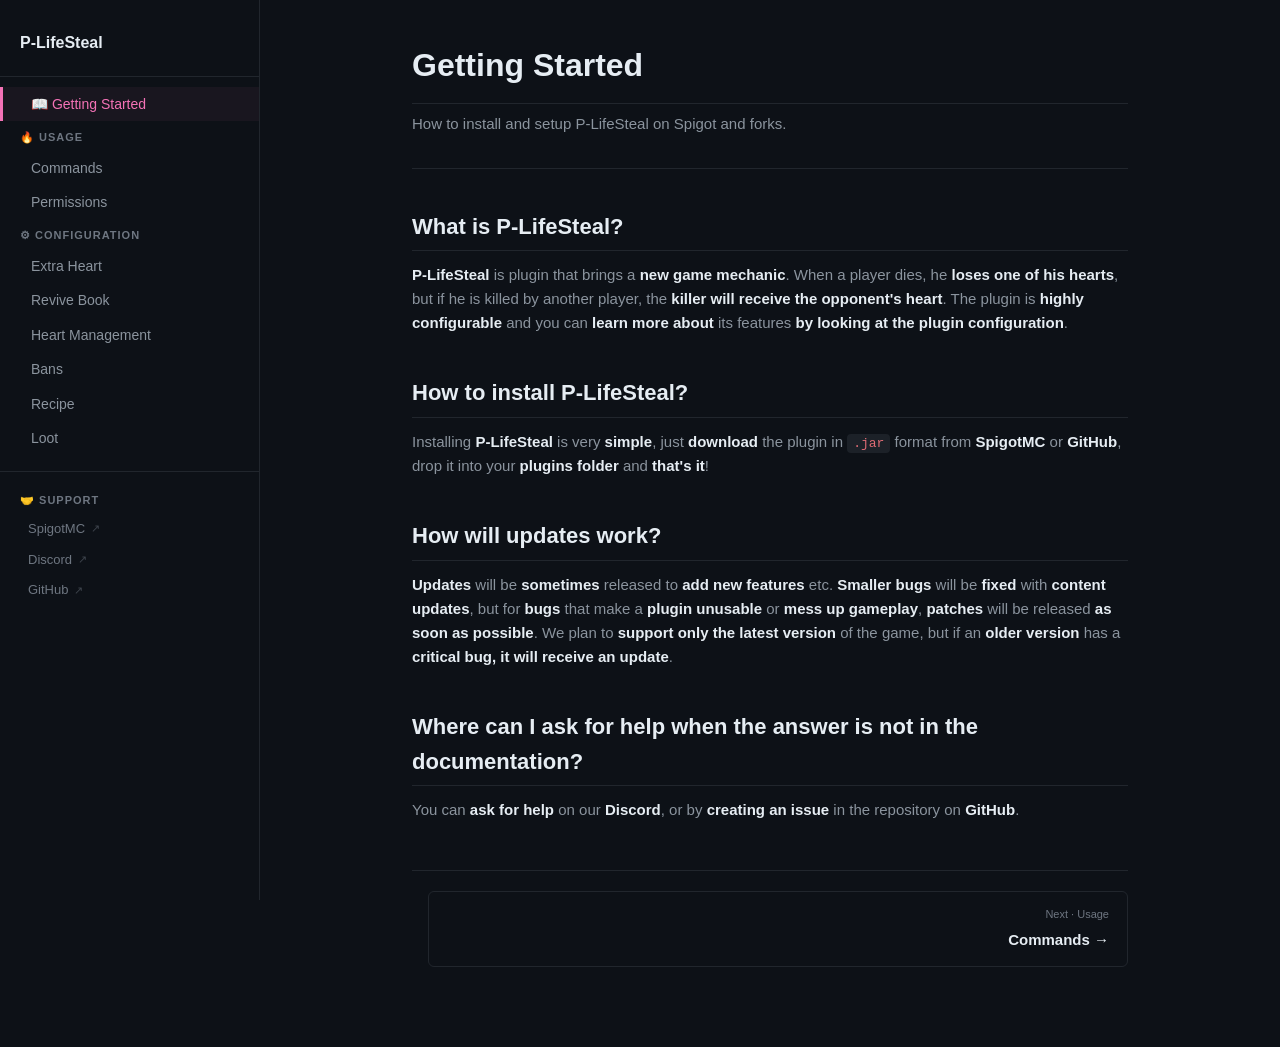
<file: index.html>
<!DOCTYPE html>
<html lang="en">

<head>
  <meta charset="UTF-8">
  <meta name="viewport" content="width=device-width, initial-scale=1.0">
  <title>Getting Started - P-LifeSteal</title>
  <meta name="description" content="How to install and setup P-LifeSteal on Spigot and forks.">
  <link rel="stylesheet" href="style.css">
</head>

<body>
  <button class="menu-toggle">☰</button>
  <aside class="sidebar">
    <div class="sidebar-header">
      <h2>P-LifeSteal</h2>
    </div>
    <nav>
      <a href="index.html">📖 Getting Started</a>
      <div class="sidebar-section">🔥 Usage</div>
      <a href="commands.html">Commands</a>
      <a href="permissions.html">Permissions</a>
      <div class="sidebar-section">⚙ Configuration</div>
      <a href="extra-heart.html">Extra Heart</a>
      <a href="revive-book.html">Revive Book</a>
      <a href="heart-management.html">Heart Management</a>
      <a href="bans.html">Bans</a>
      <a href="recipe.html">Recipe</a>
      <a href="loot.html">Loot</a>
    </nav>
    <div class="sidebar-footer">
      <div class="sidebar-section">🤝 Support</div>
      <a href="https://www.spigotmc.org/resources/%E2%9A%A1-p-lifesteal-1-18-1-21-support-updated.119468/"
        target="_blank">SpigotMC <span class="ext">↗</span></a>
      <a href="https://discord.gg/8sjwaQTHGC" target="_blank">Discord <span class="ext">↗</span></a>
      <a href="https://github.com/Head-BOB/P-LifeSteal" target="_blank">GitHub <span class="ext">↗</span></a>
    </div>
  </aside>

  <div class="main">
    <div class="content">
      <h1>Getting Started</h1>
      <p class="subtitle">How to install and setup P-LifeSteal on Spigot and forks.</p>
      <hr>

      <h2>What is P-LifeSteal?</h2>
      <p><strong>P-LifeSteal</strong> is plugin that brings a <strong>new game mechanic</strong>. When a player dies, he
        <strong>loses one of his hearts</strong>, but if he is killed by another player, the <strong>killer will receive
          the opponent's heart</strong>. The plugin is <strong>highly configurable</strong> and you can <strong>learn
          more about</strong> its features <strong>by looking at the plugin configuration</strong>.</p>

      <h2>How to install P-LifeSteal?</h2>
      <p>Installing <strong>P-LifeSteal</strong> is very <strong>simple</strong>, just <strong>download</strong> the
        plugin in <code>.jar</code> format from <a href="https://www.spigotmc.org/resources/p-lifesteal.101967"
          target="_blank"><strong>SpigotMC</strong></a> or <a href="https://github.com/Head-BOB/P-LifeSteal/releases"
          target="_blank"><strong>GitHub</strong></a>, drop it into your <strong>plugins folder</strong> and
        <strong>that's it</strong>!</p>

      <h2>How will updates work?</h2>
      <p><strong>Updates</strong> will be <strong>sometimes</strong> released to <strong>add new features</strong> etc.
        <strong>Smaller bugs</strong> will be <strong>fixed</strong> with <strong>content updates</strong>, but for
        <strong>bugs</strong> that make a <strong>plugin unusable</strong> or <strong>mess up gameplay</strong>,
        <strong>patches</strong> will be released <strong>as soon as possible</strong>. We plan to <strong>support only
          the latest version</strong> of the game, but if an <strong>older version</strong> has a <strong>critical bug,
          it will receive an update</strong>.</p>

      <h2>Where can I ask for help when the answer is not in the documentation?</h2>
      <p>You can <strong>ask for help</strong> on our <a href="https://discord.gg/8sjwaQTHGC"
          target="_blank"><strong>Discord</strong></a>, or by <strong>creating an issue</strong> in the repository on <a
          href="https://github.com/Head-BOB/P-LifeSteal" target="_blank"><strong>GitHub</strong></a>.</p>

      <div class="page-nav">
        <span></span>
        <a href="commands.html" class="next">
          <span class="label">Next · Usage</span>
          <span class="title">Commands →</span>
        </a>
      </div>
    </div>
  </div>
  <script src="script.js"></script>
</body>

</html>
</file>
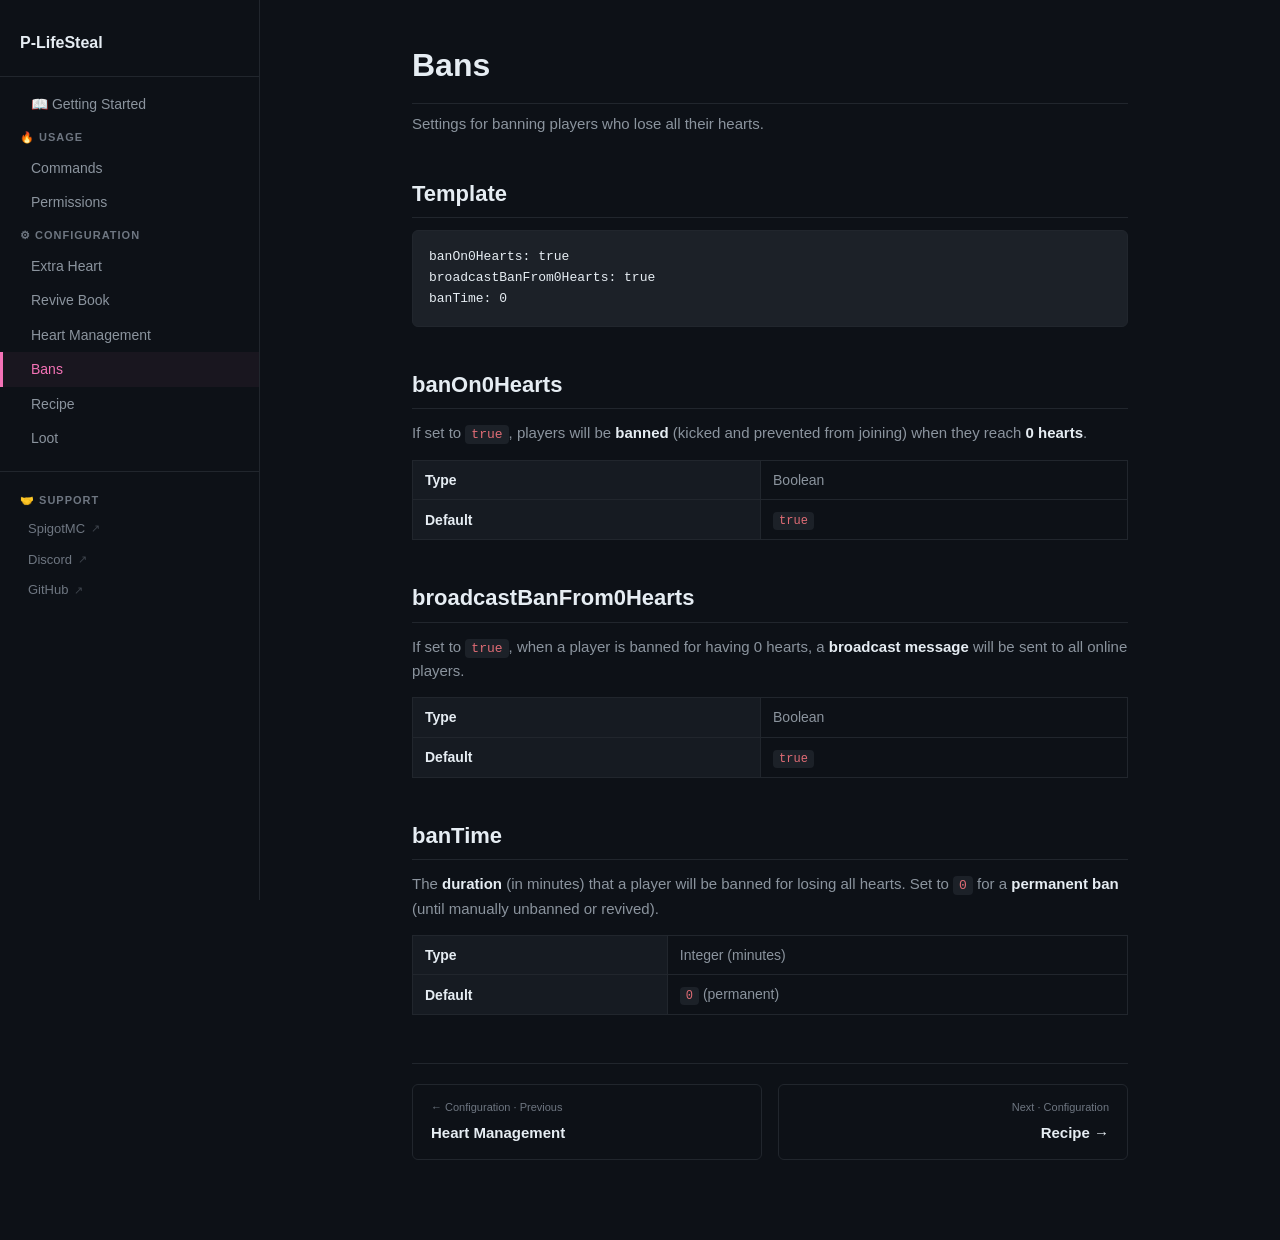
<file: bans.html>
<!DOCTYPE html>
<html lang="en">

<head>
    <meta charset="UTF-8">
    <meta name="viewport" content="width=device-width, initial-scale=1.0">
    <title>Bans - P-LifeSteal</title>
    <meta name="description" content="Configure ban settings for players with no hearts in P-LifeSteal.">
    <link rel="stylesheet" href="style.css">
</head>

<body>
    <button class="menu-toggle">☰</button>
    <aside class="sidebar">
        <div class="sidebar-header">
            <h2>P-LifeSteal</h2>
        </div>
        <nav>
            <a href="index.html">📖 Getting Started</a>
            <div class="sidebar-section">🔥 Usage</div>
            <a href="commands.html">Commands</a>
            <a href="permissions.html">Permissions</a>
            <div class="sidebar-section">⚙ Configuration</div>
            <a href="extra-heart.html">Extra Heart</a>
            <a href="revive-book.html">Revive Book</a>
            <a href="heart-management.html">Heart Management</a>
            <a href="bans.html">Bans</a>
            <a href="recipe.html">Recipe</a>
            <a href="loot.html">Loot</a>
        </nav>
        <div class="sidebar-footer">
            <div class="sidebar-section">🤝 Support</div>
            <a href="https://www.spigotmc.org/resources/p-lifesteal.101967/" target="_blank">SpigotMC <span
                    class="ext">↗</span></a>
            <a href="https://discord.gg/8sjwaQTHGC" target="_blank">Discord <span class="ext">↗</span></a>
            <a href="https://github.com/Head-BOB/P-LifeSteal" target="_blank">GitHub <span class="ext">↗</span></a>
        </div>
    </aside>

    <div class="main">
        <div class="content">
            <h1>Bans</h1>
            <p class="subtitle">Settings for banning players who lose all their hearts.</p>

            <h2>Template</h2>
            <pre><code>banOn0Hearts: true
broadcastBanFrom0Hearts: true
banTime: 0</code></pre>

            <h2>banOn0Hearts</h2>
            <p>If set to <code>true</code>, players will be <strong>banned</strong> (kicked and prevented from joining)
                when they reach <strong>0 hearts</strong>.</p>
            <table class="config-table">
                <tr>
                    <th>Type</th>
                    <td>Boolean</td>
                </tr>
                <tr>
                    <th>Default</th>
                    <td><code>true</code></td>
                </tr>
            </table>

            <h2>broadcastBanFrom0Hearts</h2>
            <p>If set to <code>true</code>, when a player is banned for having 0 hearts, a <strong>broadcast
                    message</strong> will be sent to all online players.</p>
            <table class="config-table">
                <tr>
                    <th>Type</th>
                    <td>Boolean</td>
                </tr>
                <tr>
                    <th>Default</th>
                    <td><code>true</code></td>
                </tr>
            </table>

            <h2>banTime</h2>
            <p>The <strong>duration</strong> (in minutes) that a player will be banned for losing all hearts. Set to
                <code>0</code> for a <strong>permanent ban</strong> (until manually unbanned or revived).</p>
            <table class="config-table">
                <tr>
                    <th>Type</th>
                    <td>Integer (minutes)</td>
                </tr>
                <tr>
                    <th>Default</th>
                    <td><code>0</code> (permanent)</td>
                </tr>
            </table>

            <div class="page-nav">
                <a href="heart-management.html">
                    <span class="label">← Configuration · Previous</span>
                    <span class="title">Heart Management</span>
                </a>
                <a href="recipe.html" class="next">
                    <span class="label">Next · Configuration</span>
                    <span class="title">Recipe →</span>
                </a>
            </div>
        </div>
    </div>
    <script src="script.js"></script>
</body>

</html>
</file>
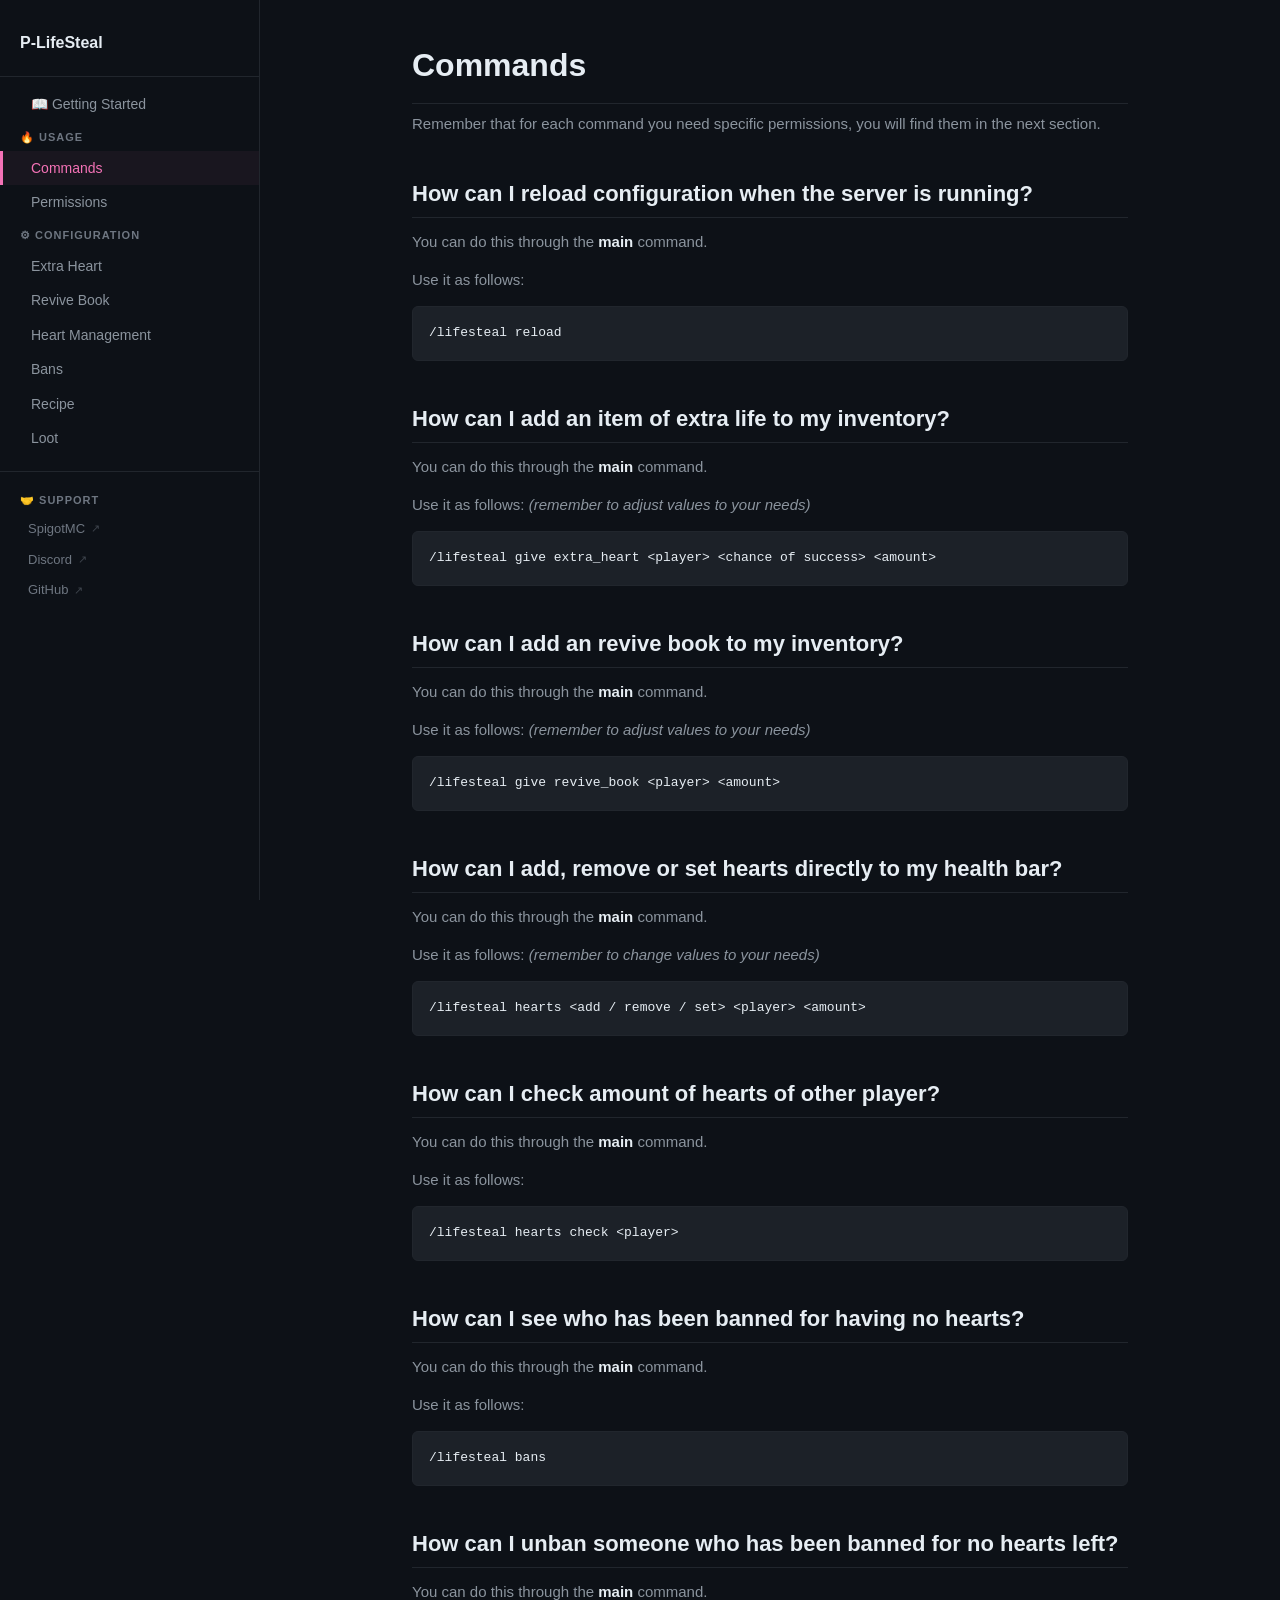
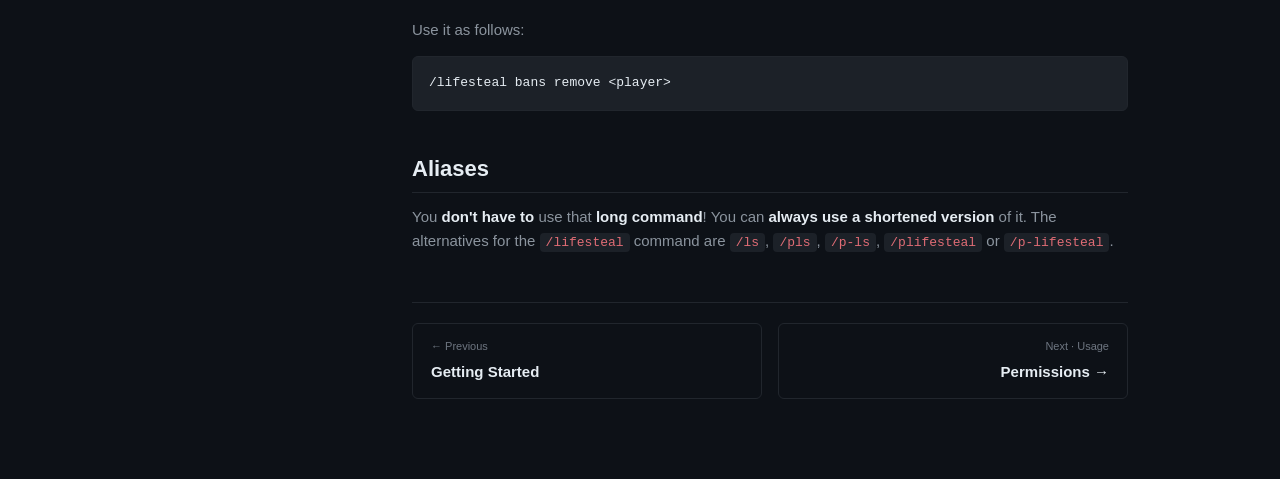
<file: commands.html>
<!DOCTYPE html>
<html lang="en">

<head>
    <meta charset="UTF-8">
    <meta name="viewport" content="width=device-width, initial-scale=1.0">
    <title>Commands - P-LifeSteal</title>
    <meta name="description" content="All P-LifeSteal commands and their usage.">
    <link rel="stylesheet" href="style.css">
</head>

<body>
    <button class="menu-toggle">☰</button>
    <aside class="sidebar">
        <div class="sidebar-header">
            <h2>P-LifeSteal</h2>
        </div>
        <nav>
            <a href="index.html">📖 Getting Started</a>
            <div class="sidebar-section">🔥 Usage</div>
            <a href="commands.html">Commands</a>
            <a href="permissions.html">Permissions</a>
            <div class="sidebar-section">⚙ Configuration</div>
            <a href="extra-heart.html">Extra Heart</a>
            <a href="revive-book.html">Revive Book</a>
            <a href="heart-management.html">Heart Management</a>
            <a href="bans.html">Bans</a>
            <a href="recipe.html">Recipe</a>
            <a href="loot.html">Loot</a>
        </nav>
        <div class="sidebar-footer">
            <div class="sidebar-section">🤝 Support</div>
            <a href="https://www.spigotmc.org/resources/p-lifesteal.101967/" target="_blank">SpigotMC <span
                    class="ext">↗</span></a>
            <a href="https://discord.gg/8sjwaQTHGC" target="_blank">Discord <span class="ext">↗</span></a>
            <a href="https://github.com/Head-BOB/P-LifeSteal" target="_blank">GitHub <span class="ext">↗</span></a>
        </div>
    </aside>

    <div class="main">
        <div class="content">
            <h1>Commands</h1>
            <p class="subtitle">Remember that for each command you need specific permissions, you will find them in the
                next section.</p>

            <h2>How can I reload configuration when the server is running?</h2>
            <p>You can do this through the <strong>main</strong> command.</p>
            <p>Use it as follows:</p>
            <pre><code>/lifesteal reload</code></pre>

            <h2>How can I add an item of extra life to my inventory?</h2>
            <p>You can do this through the <strong>main</strong> command.</p>
            <p>Use it as follows: <em>(remember to adjust values to your needs)</em></p>
            <pre><code>/lifesteal give extra_heart &lt;player&gt; &lt;chance of success&gt; &lt;amount&gt;</code></pre>

            <h2>How can I add an revive book to my inventory?</h2>
            <p>You can do this through the <strong>main</strong> command.</p>
            <p>Use it as follows: <em>(remember to adjust values to your needs)</em></p>
            <pre><code>/lifesteal give revive_book &lt;player&gt; &lt;amount&gt;</code></pre>

            <h2>How can I add, remove or set hearts directly to my health bar?</h2>
            <p>You can do this through the <strong>main</strong> command.</p>
            <p>Use it as follows: <em>(remember to change values to your needs)</em></p>
            <pre><code>/lifesteal hearts &lt;add / remove / set&gt; &lt;player&gt; &lt;amount&gt;</code></pre>

            <h2>How can I check amount of hearts of other player?</h2>
            <p>You can do this through the <strong>main</strong> command.</p>
            <p>Use it as follows:</p>
            <pre><code>/lifesteal hearts check &lt;player&gt;</code></pre>

            <h2>How can I see who has been banned for having no hearts?</h2>
            <p>You can do this through the <strong>main</strong> command.</p>
            <p>Use it as follows:</p>
            <pre><code>/lifesteal bans</code></pre>

            <h2>How can I unban someone who has been banned for no hearts left?</h2>
            <p>You can do this through the <strong>main</strong> command.</p>
            <p>Use it as follows:</p>
            <pre><code>/lifesteal bans remove &lt;player&gt;</code></pre>

            <h2>Aliases</h2>
            <p>You <strong>don't have to</strong> use that <strong>long command</strong>! You can <strong>always use a
                    shortened version</strong> of it. The alternatives for the <code>/lifesteal</code> command are
                <code>/ls</code>, <code>/pls</code>, <code>/p-ls</code>, <code>/plifesteal</code> or
                <code>/p-lifesteal</code>.</p>

            <div class="page-nav">
                <a href="index.html">
                    <span class="label">← Previous</span>
                    <span class="title">Getting Started</span>
                </a>
                <a href="permissions.html" class="next">
                    <span class="label">Next · Usage</span>
                    <span class="title">Permissions →</span>
                </a>
            </div>
        </div>
    </div>
    <script src="script.js"></script>
</body>

</html>
</file>
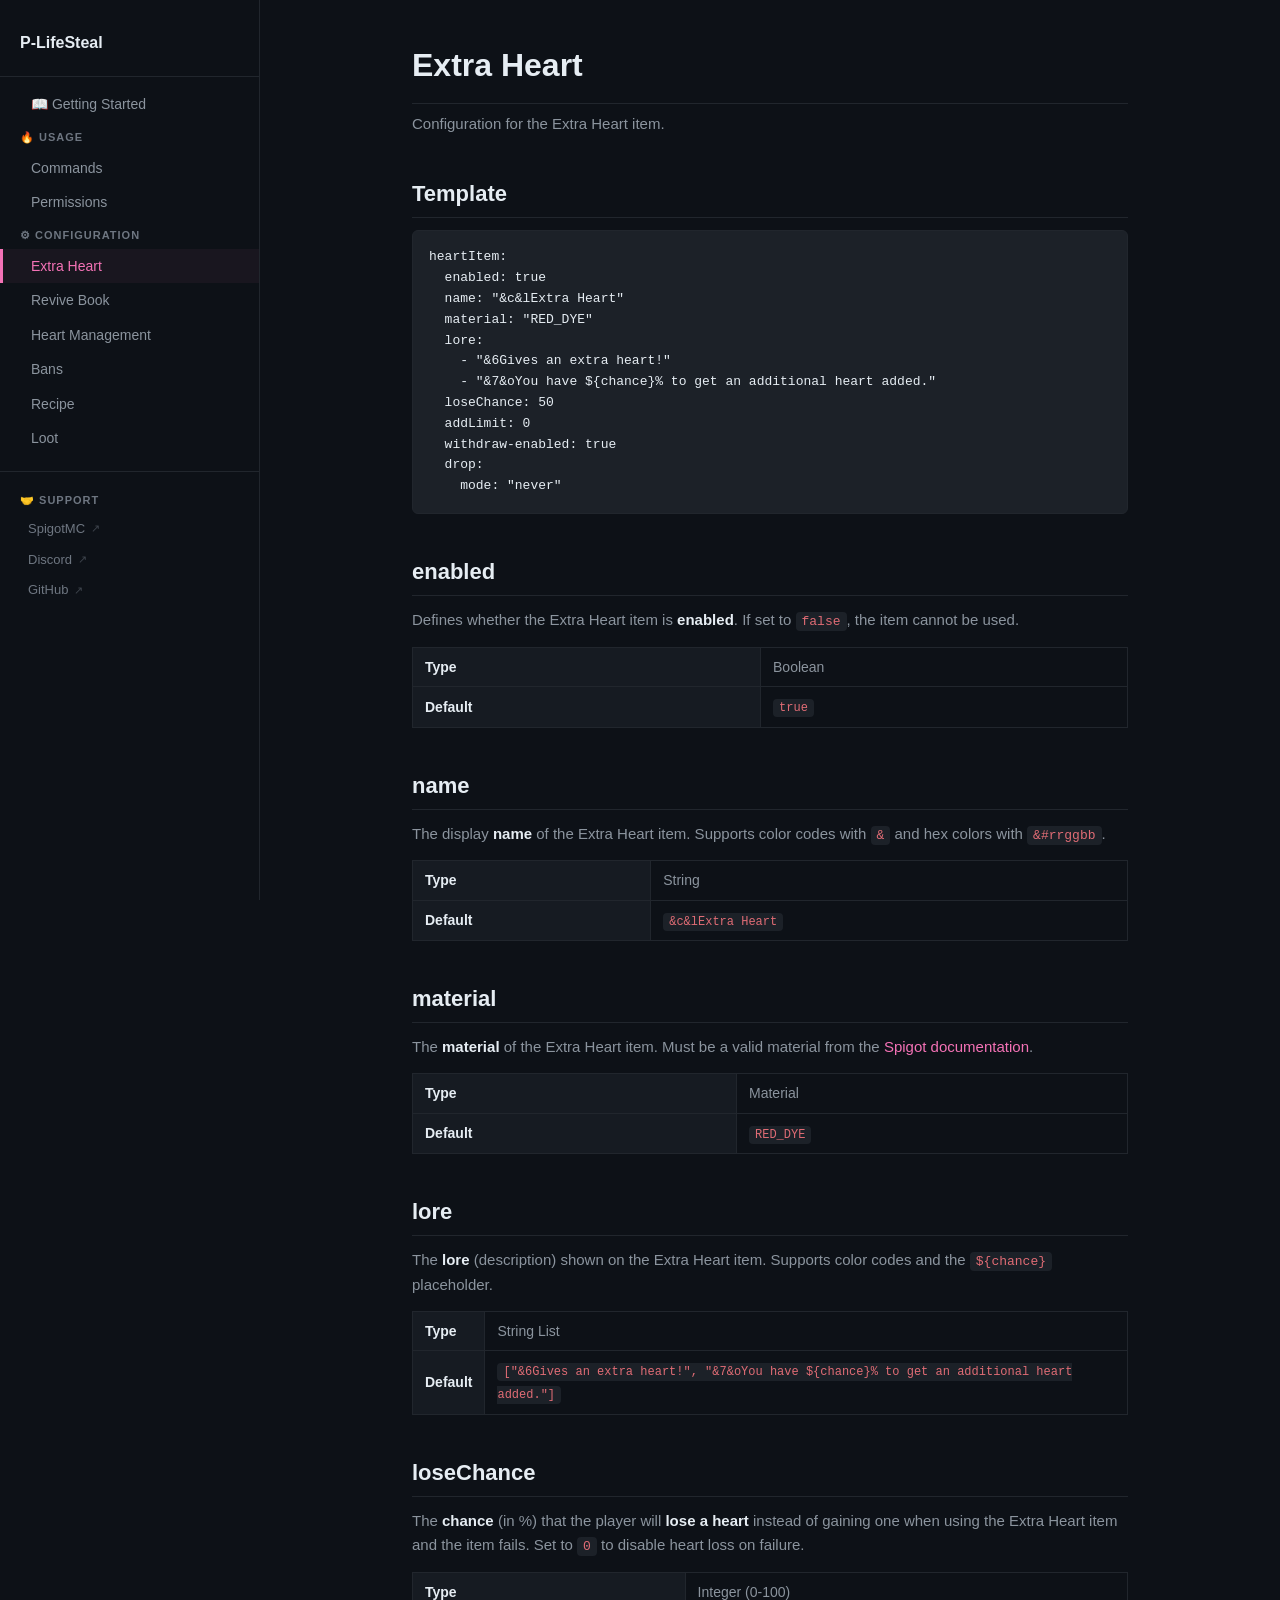
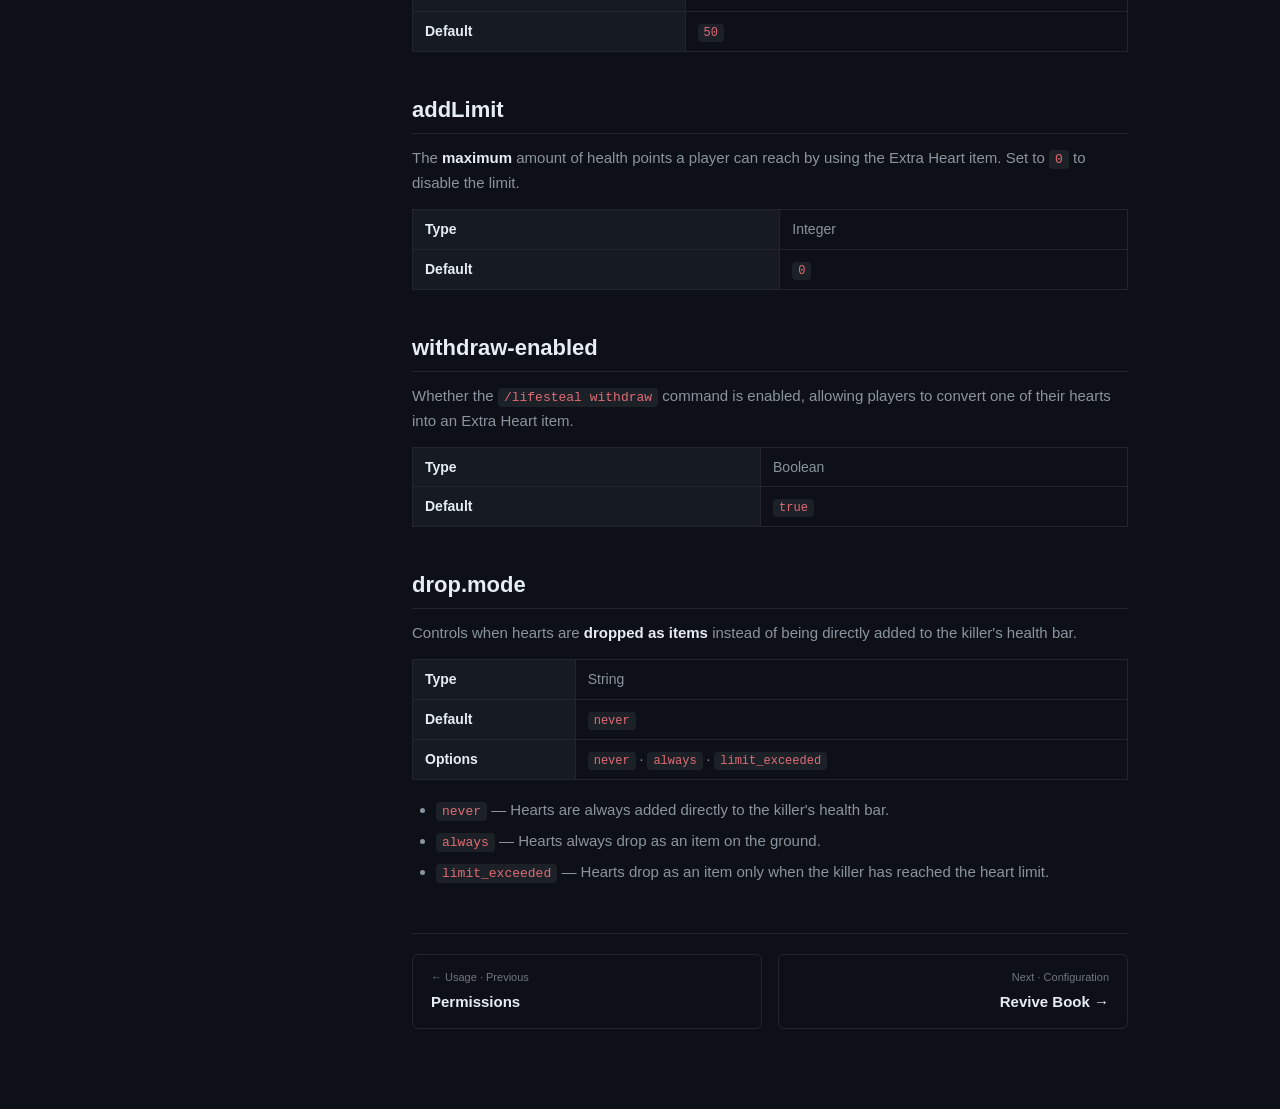
<file: extra-heart.html>
<!DOCTYPE html>
<html lang="en">

<head>
    <meta charset="UTF-8">
    <meta name="viewport" content="width=device-width, initial-scale=1.0">
    <title>Extra Heart - P-LifeSteal</title>
    <meta name="description" content="Configure the Extra Heart item in P-LifeSteal.">
    <link rel="stylesheet" href="style.css">
</head>

<body>
    <button class="menu-toggle">☰</button>
    <aside class="sidebar">
        <div class="sidebar-header">
            <h2>P-LifeSteal</h2>
        </div>
        <nav>
            <a href="index.html">📖 Getting Started</a>
            <div class="sidebar-section">🔥 Usage</div>
            <a href="commands.html">Commands</a>
            <a href="permissions.html">Permissions</a>
            <div class="sidebar-section">⚙ Configuration</div>
            <a href="extra-heart.html">Extra Heart</a>
            <a href="revive-book.html">Revive Book</a>
            <a href="heart-management.html">Heart Management</a>
            <a href="bans.html">Bans</a>
            <a href="recipe.html">Recipe</a>
            <a href="loot.html">Loot</a>
        </nav>
        <div class="sidebar-footer">
            <div class="sidebar-section">🤝 Support</div>
            <a href="https://www.spigotmc.org/resources/p-lifesteal.101967/" target="_blank">SpigotMC <span
                    class="ext">↗</span></a>
            <a href="https://discord.gg/8sjwaQTHGC" target="_blank">Discord <span class="ext">↗</span></a>
            <a href="https://github.com/Head-BOB/P-LifeSteal" target="_blank">GitHub <span class="ext">↗</span></a>
        </div>
    </aside>

    <div class="main">
        <div class="content">
            <h1>Extra Heart</h1>
            <p class="subtitle">Configuration for the Extra Heart item.</p>

            <h2>Template</h2>
            <pre><code>heartItem:
  enabled: true
  name: "&c&lExtra Heart"
  material: "RED_DYE"
  lore:
    - "&6Gives an extra heart!"
    - "&7&oYou have ${chance}% to get an additional heart added."
  loseChance: 50
  addLimit: 0
  withdraw-enabled: true
  drop:
    mode: "never"</code></pre>

            <h2>enabled</h2>
            <p>Defines whether the Extra Heart item is <strong>enabled</strong>. If set to <code>false</code>, the item
                cannot be used.</p>
            <table class="config-table">
                <tr>
                    <th>Type</th>
                    <td>Boolean</td>
                </tr>
                <tr>
                    <th>Default</th>
                    <td><code>true</code></td>
                </tr>
            </table>

            <h2>name</h2>
            <p>The display <strong>name</strong> of the Extra Heart item. Supports color codes with <code>&</code> and
                hex colors with <code>&#rrggbb</code>.</p>
            <table class="config-table">
                <tr>
                    <th>Type</th>
                    <td>String</td>
                </tr>
                <tr>
                    <th>Default</th>
                    <td><code>&c&lExtra Heart</code></td>
                </tr>
            </table>

            <h2>material</h2>
            <p>The <strong>material</strong> of the Extra Heart item. Must be a valid material from the <a
                    href="https://hub.spigotmc.org/javadocs/spigot/org/bukkit/Material.html" target="_blank">Spigot
                    documentation</a>.</p>
            <table class="config-table">
                <tr>
                    <th>Type</th>
                    <td>Material</td>
                </tr>
                <tr>
                    <th>Default</th>
                    <td><code>RED_DYE</code></td>
                </tr>
            </table>

            <h2>lore</h2>
            <p>The <strong>lore</strong> (description) shown on the Extra Heart item. Supports color codes and the
                <code>${chance}</code> placeholder.</p>
            <table class="config-table">
                <tr>
                    <th>Type</th>
                    <td>String List</td>
                </tr>
                <tr>
                    <th>Default</th>
                    <td><code>["&6Gives an extra heart!", "&7&oYou have ${chance}% to get an additional heart added."]</code>
                    </td>
                </tr>
            </table>

            <h2>loseChance</h2>
            <p>The <strong>chance</strong> (in %) that the player will <strong>lose a heart</strong> instead of gaining
                one when using the Extra Heart item and the item fails. Set to <code>0</code> to disable heart loss on
                failure.</p>
            <table class="config-table">
                <tr>
                    <th>Type</th>
                    <td>Integer (0-100)</td>
                </tr>
                <tr>
                    <th>Default</th>
                    <td><code>50</code></td>
                </tr>
            </table>

            <h2>addLimit</h2>
            <p>The <strong>maximum</strong> amount of health points a player can reach by using the Extra Heart item.
                Set to <code>0</code> to disable the limit.</p>
            <table class="config-table">
                <tr>
                    <th>Type</th>
                    <td>Integer</td>
                </tr>
                <tr>
                    <th>Default</th>
                    <td><code>0</code></td>
                </tr>
            </table>

            <h2>withdraw-enabled</h2>
            <p>Whether the <code>/lifesteal withdraw</code> command is enabled, allowing players to convert one of their
                hearts into an Extra Heart item.</p>
            <table class="config-table">
                <tr>
                    <th>Type</th>
                    <td>Boolean</td>
                </tr>
                <tr>
                    <th>Default</th>
                    <td><code>true</code></td>
                </tr>
            </table>

            <h2>drop.mode</h2>
            <p>Controls when hearts are <strong>dropped as items</strong> instead of being directly added to the
                killer's health bar.</p>
            <table class="config-table">
                <tr>
                    <th>Type</th>
                    <td>String</td>
                </tr>
                <tr>
                    <th>Default</th>
                    <td><code>never</code></td>
                </tr>
                <tr>
                    <th>Options</th>
                    <td><code>never</code> · <code>always</code> · <code>limit_exceeded</code></td>
                </tr>
            </table>
            <ul>
                <li><code>never</code> — Hearts are always added directly to the killer's health bar.</li>
                <li><code>always</code> — Hearts always drop as an item on the ground.</li>
                <li><code>limit_exceeded</code> — Hearts drop as an item only when the killer has reached the heart
                    limit.</li>
            </ul>

            <div class="page-nav">
                <a href="permissions.html">
                    <span class="label">← Usage · Previous</span>
                    <span class="title">Permissions</span>
                </a>
                <a href="revive-book.html" class="next">
                    <span class="label">Next · Configuration</span>
                    <span class="title">Revive Book →</span>
                </a>
            </div>
        </div>
    </div>
    <script src="script.js"></script>
</body>

</html>
</file>
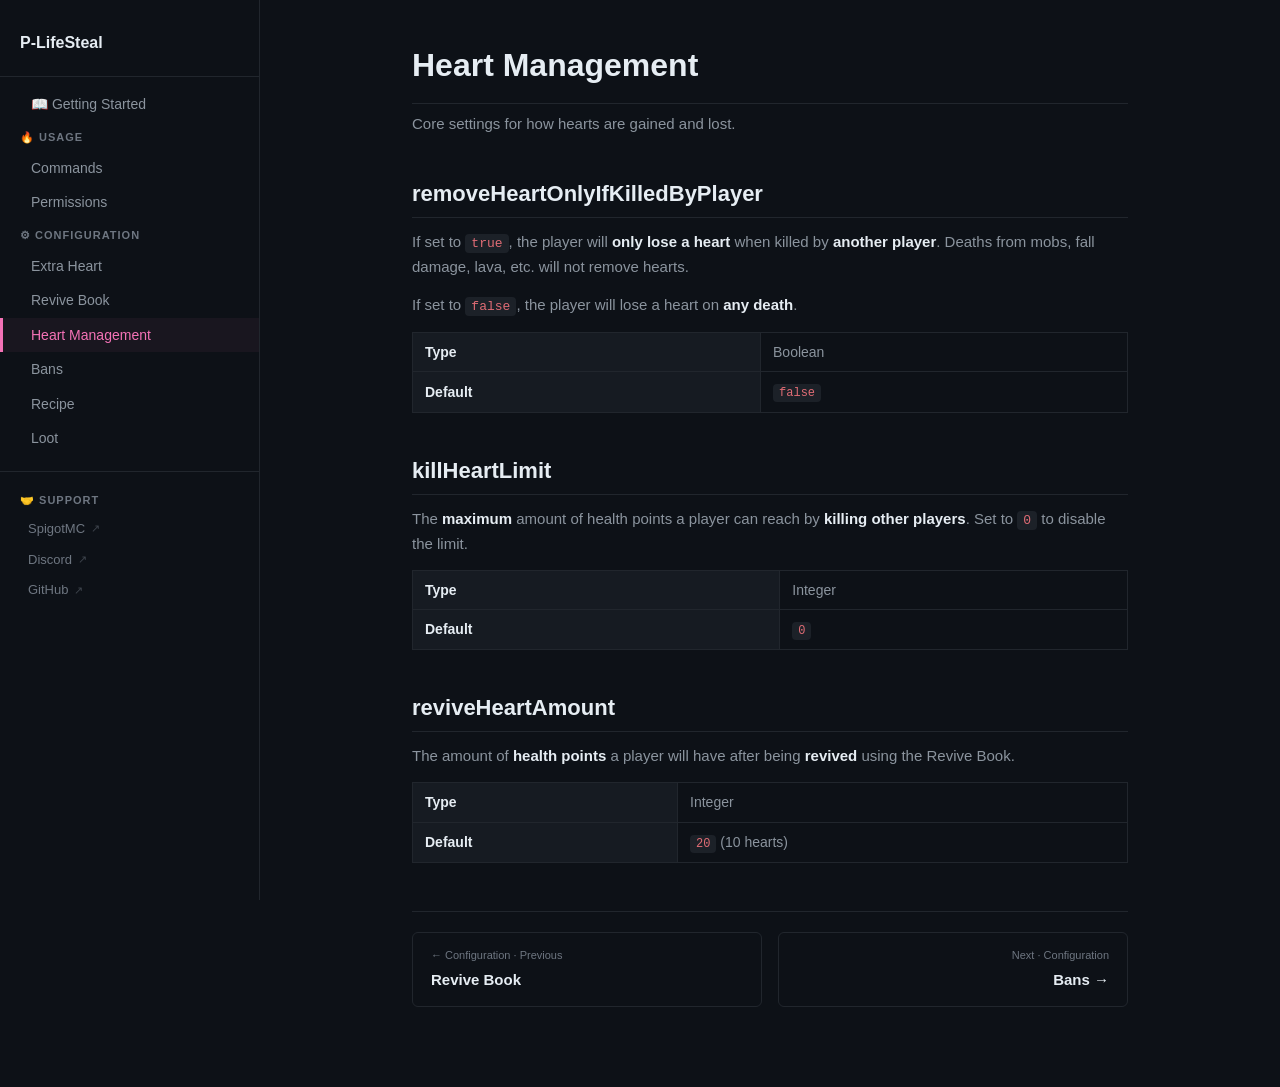
<file: heart-management.html>
<!DOCTYPE html>
<html lang="en">

<head>
    <meta charset="UTF-8">
    <meta name="viewport" content="width=device-width, initial-scale=1.0">
    <title>Heart Management - P-LifeSteal</title>
    <meta name="description" content="Configure heart management settings in P-LifeSteal.">
    <link rel="stylesheet" href="style.css">
</head>

<body>
    <button class="menu-toggle">☰</button>
    <aside class="sidebar">
        <div class="sidebar-header">
            <h2>P-LifeSteal</h2>
        </div>
        <nav>
            <a href="index.html">📖 Getting Started</a>
            <div class="sidebar-section">🔥 Usage</div>
            <a href="commands.html">Commands</a>
            <a href="permissions.html">Permissions</a>
            <div class="sidebar-section">⚙ Configuration</div>
            <a href="extra-heart.html">Extra Heart</a>
            <a href="revive-book.html">Revive Book</a>
            <a href="heart-management.html">Heart Management</a>
            <a href="bans.html">Bans</a>
            <a href="recipe.html">Recipe</a>
            <a href="loot.html">Loot</a>
        </nav>
        <div class="sidebar-footer">
            <div class="sidebar-section">🤝 Support</div>
            <a href="https://www.spigotmc.org/resources/p-lifesteal.101967/" target="_blank">SpigotMC <span
                    class="ext">↗</span></a>
            <a href="https://discord.gg/8sjwaQTHGC" target="_blank">Discord <span class="ext">↗</span></a>
            <a href="https://github.com/Head-BOB/P-LifeSteal" target="_blank">GitHub <span class="ext">↗</span></a>
        </div>
    </aside>

    <div class="main">
        <div class="content">
            <h1>Heart Management</h1>
            <p class="subtitle">Core settings for how hearts are gained and lost.</p>

            <h2>removeHeartOnlyIfKilledByPlayer</h2>
            <p>If set to <code>true</code>, the player will <strong>only lose a heart</strong> when killed by
                <strong>another player</strong>. Deaths from mobs, fall damage, lava, etc. will not remove hearts.</p>
            <p>If set to <code>false</code>, the player will lose a heart on <strong>any death</strong>.</p>
            <table class="config-table">
                <tr>
                    <th>Type</th>
                    <td>Boolean</td>
                </tr>
                <tr>
                    <th>Default</th>
                    <td><code>false</code></td>
                </tr>
            </table>

            <h2>killHeartLimit</h2>
            <p>The <strong>maximum</strong> amount of health points a player can reach by <strong>killing other
                    players</strong>. Set to <code>0</code> to disable the limit.</p>
            <table class="config-table">
                <tr>
                    <th>Type</th>
                    <td>Integer</td>
                </tr>
                <tr>
                    <th>Default</th>
                    <td><code>0</code></td>
                </tr>
            </table>

            <h2>reviveHeartAmount</h2>
            <p>The amount of <strong>health points</strong> a player will have after being <strong>revived</strong>
                using the Revive Book.</p>
            <table class="config-table">
                <tr>
                    <th>Type</th>
                    <td>Integer</td>
                </tr>
                <tr>
                    <th>Default</th>
                    <td><code>20</code> (10 hearts)</td>
                </tr>
            </table>

            <div class="page-nav">
                <a href="revive-book.html">
                    <span class="label">← Configuration · Previous</span>
                    <span class="title">Revive Book</span>
                </a>
                <a href="bans.html" class="next">
                    <span class="label">Next · Configuration</span>
                    <span class="title">Bans →</span>
                </a>
            </div>
        </div>
    </div>
    <script src="script.js"></script>
</body>

</html>
</file>
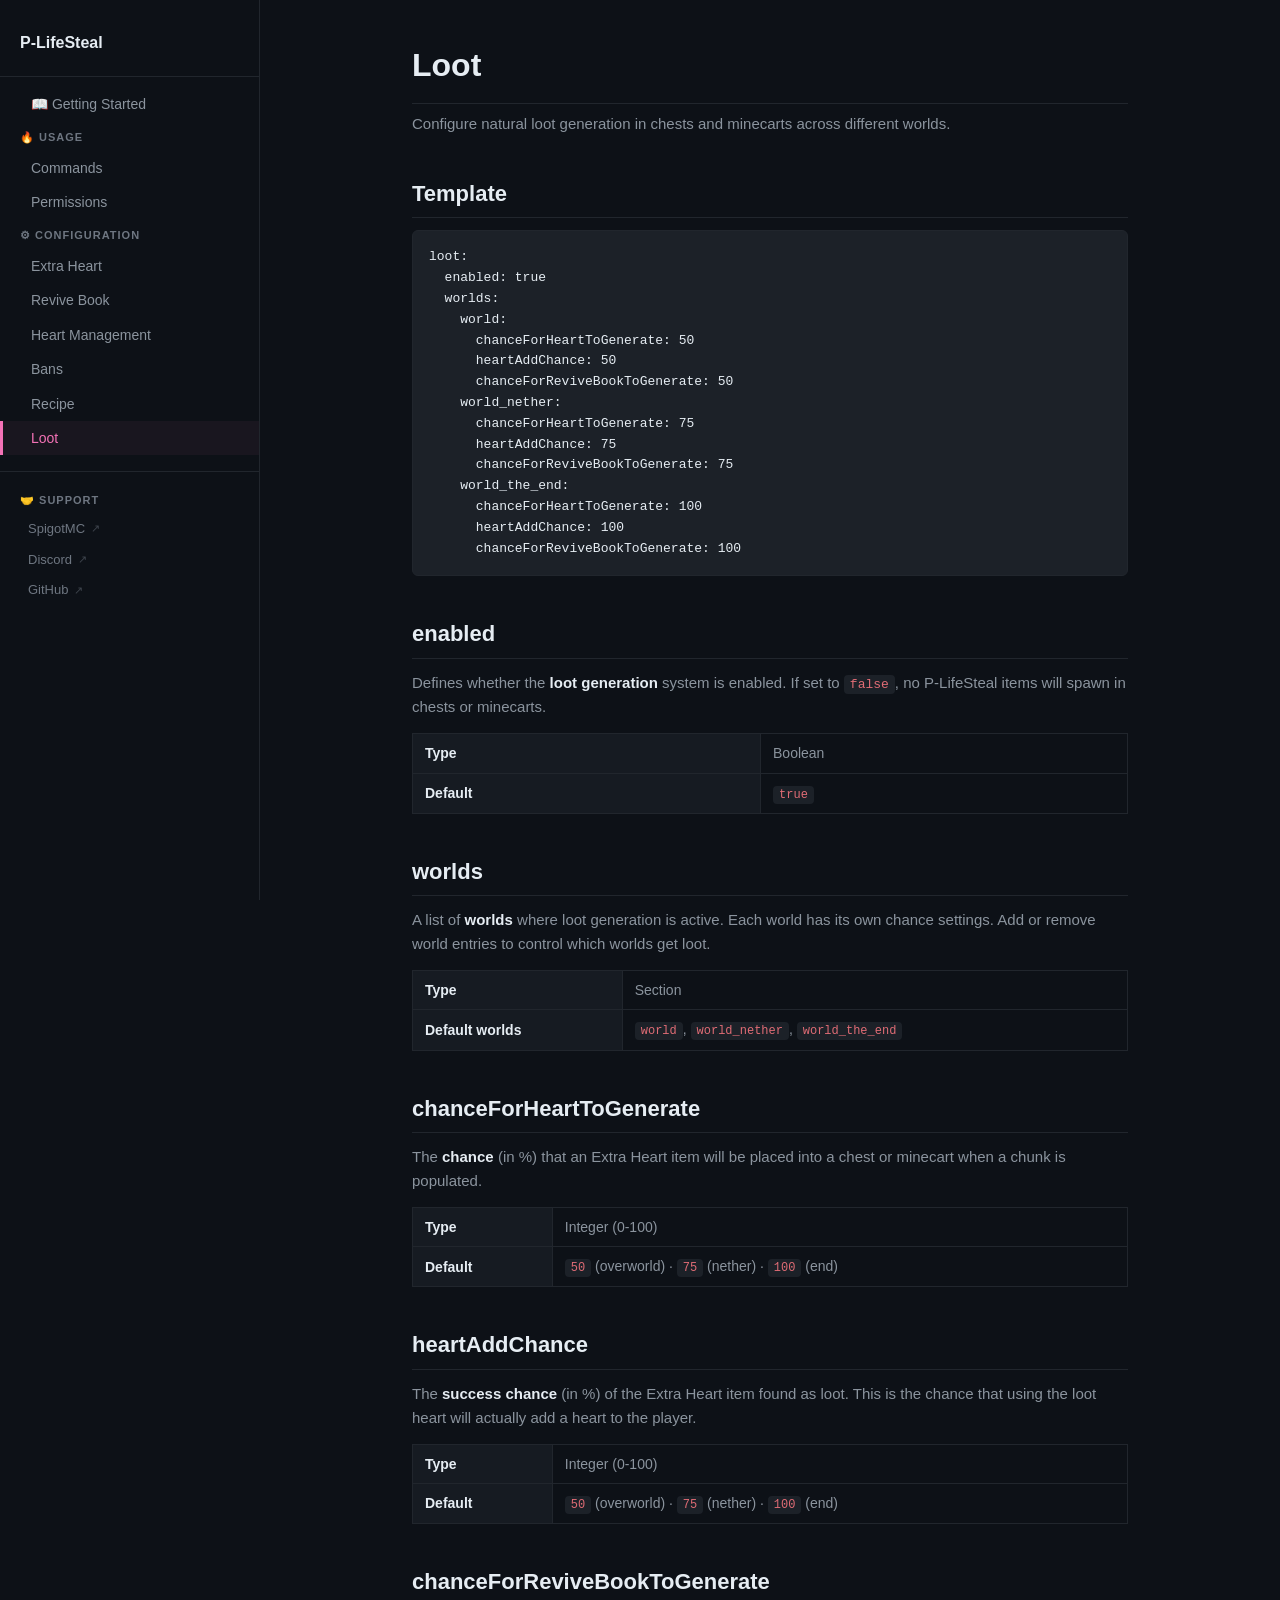
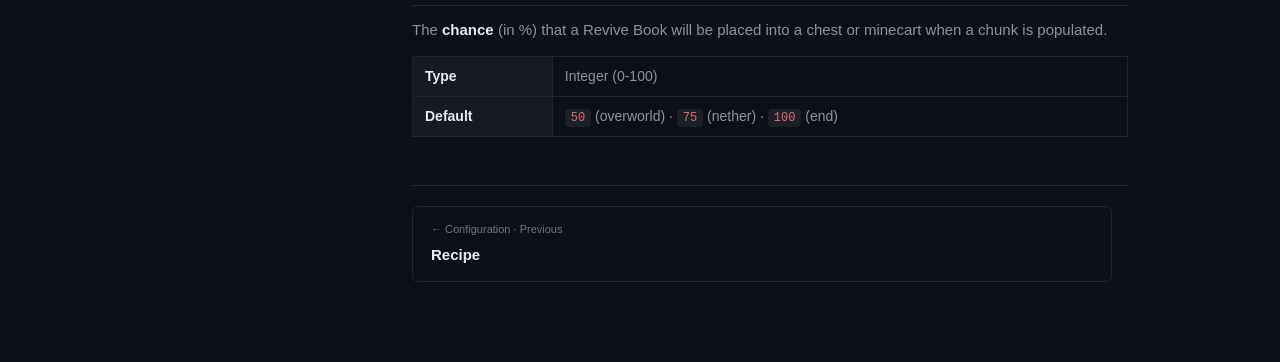
<file: loot.html>
<!DOCTYPE html>
<html lang="en">

<head>
    <meta charset="UTF-8">
    <meta name="viewport" content="width=device-width, initial-scale=1.0">
    <title>Loot - P-LifeSteal</title>
    <meta name="description" content="Configure loot generation in chests and minecarts for P-LifeSteal.">
    <link rel="stylesheet" href="style.css">
</head>

<body>
    <button class="menu-toggle">☰</button>
    <aside class="sidebar">
        <div class="sidebar-header">
            <h2>P-LifeSteal</h2>
        </div>
        <nav>
            <a href="index.html">📖 Getting Started</a>
            <div class="sidebar-section">🔥 Usage</div>
            <a href="commands.html">Commands</a>
            <a href="permissions.html">Permissions</a>
            <div class="sidebar-section">⚙ Configuration</div>
            <a href="extra-heart.html">Extra Heart</a>
            <a href="revive-book.html">Revive Book</a>
            <a href="heart-management.html">Heart Management</a>
            <a href="bans.html">Bans</a>
            <a href="recipe.html">Recipe</a>
            <a href="loot.html">Loot</a>
        </nav>
        <div class="sidebar-footer">
            <div class="sidebar-section">🤝 Support</div>
            <a href="https://www.spigotmc.org/resources/p-lifesteal.101967/" target="_blank">SpigotMC <span
                    class="ext">↗</span></a>
            <a href="https://discord.gg/8sjwaQTHGC" target="_blank">Discord <span class="ext">↗</span></a>
            <a href="https://github.com/Head-BOB/P-LifeSteal" target="_blank">GitHub <span class="ext">↗</span></a>
        </div>
    </aside>

    <div class="main">
        <div class="content">
            <h1>Loot</h1>
            <p class="subtitle">Configure natural loot generation in chests and minecarts across different worlds.</p>

            <h2>Template</h2>
            <pre><code>loot:
  enabled: true
  worlds:
    world:
      chanceForHeartToGenerate: 50
      heartAddChance: 50
      chanceForReviveBookToGenerate: 50
    world_nether:
      chanceForHeartToGenerate: 75
      heartAddChance: 75
      chanceForReviveBookToGenerate: 75
    world_the_end:
      chanceForHeartToGenerate: 100
      heartAddChance: 100
      chanceForReviveBookToGenerate: 100</code></pre>

            <h2>enabled</h2>
            <p>Defines whether the <strong>loot generation</strong> system is enabled. If set to <code>false</code>, no
                P-LifeSteal items will spawn in chests or minecarts.</p>
            <table class="config-table">
                <tr>
                    <th>Type</th>
                    <td>Boolean</td>
                </tr>
                <tr>
                    <th>Default</th>
                    <td><code>true</code></td>
                </tr>
            </table>

            <h2>worlds</h2>
            <p>A list of <strong>worlds</strong> where loot generation is active. Each world has its own chance
                settings. Add or remove world entries to control which worlds get loot.</p>
            <table class="config-table">
                <tr>
                    <th>Type</th>
                    <td>Section</td>
                </tr>
                <tr>
                    <th>Default worlds</th>
                    <td><code>world</code>, <code>world_nether</code>, <code>world_the_end</code></td>
                </tr>
            </table>

            <h2>chanceForHeartToGenerate</h2>
            <p>The <strong>chance</strong> (in %) that an Extra Heart item will be placed into a chest or minecart when
                a chunk is populated.</p>
            <table class="config-table">
                <tr>
                    <th>Type</th>
                    <td>Integer (0-100)</td>
                </tr>
                <tr>
                    <th>Default</th>
                    <td><code>50</code> (overworld) · <code>75</code> (nether) · <code>100</code> (end)</td>
                </tr>
            </table>

            <h2>heartAddChance</h2>
            <p>The <strong>success chance</strong> (in %) of the Extra Heart item found as loot. This is the chance that
                using the loot heart will actually add a heart to the player.</p>
            <table class="config-table">
                <tr>
                    <th>Type</th>
                    <td>Integer (0-100)</td>
                </tr>
                <tr>
                    <th>Default</th>
                    <td><code>50</code> (overworld) · <code>75</code> (nether) · <code>100</code> (end)</td>
                </tr>
            </table>

            <h2>chanceForReviveBookToGenerate</h2>
            <p>The <strong>chance</strong> (in %) that a Revive Book will be placed into a chest or minecart when a
                chunk is populated.</p>
            <table class="config-table">
                <tr>
                    <th>Type</th>
                    <td>Integer (0-100)</td>
                </tr>
                <tr>
                    <th>Default</th>
                    <td><code>50</code> (overworld) · <code>75</code> (nether) · <code>100</code> (end)</td>
                </tr>
            </table>

            <div class="page-nav">
                <a href="recipe.html">
                    <span class="label">← Configuration · Previous</span>
                    <span class="title">Recipe</span>
                </a>
                <span></span>
            </div>
        </div>
    </div>
    <script src="script.js"></script>
</body>

</html>
</file>
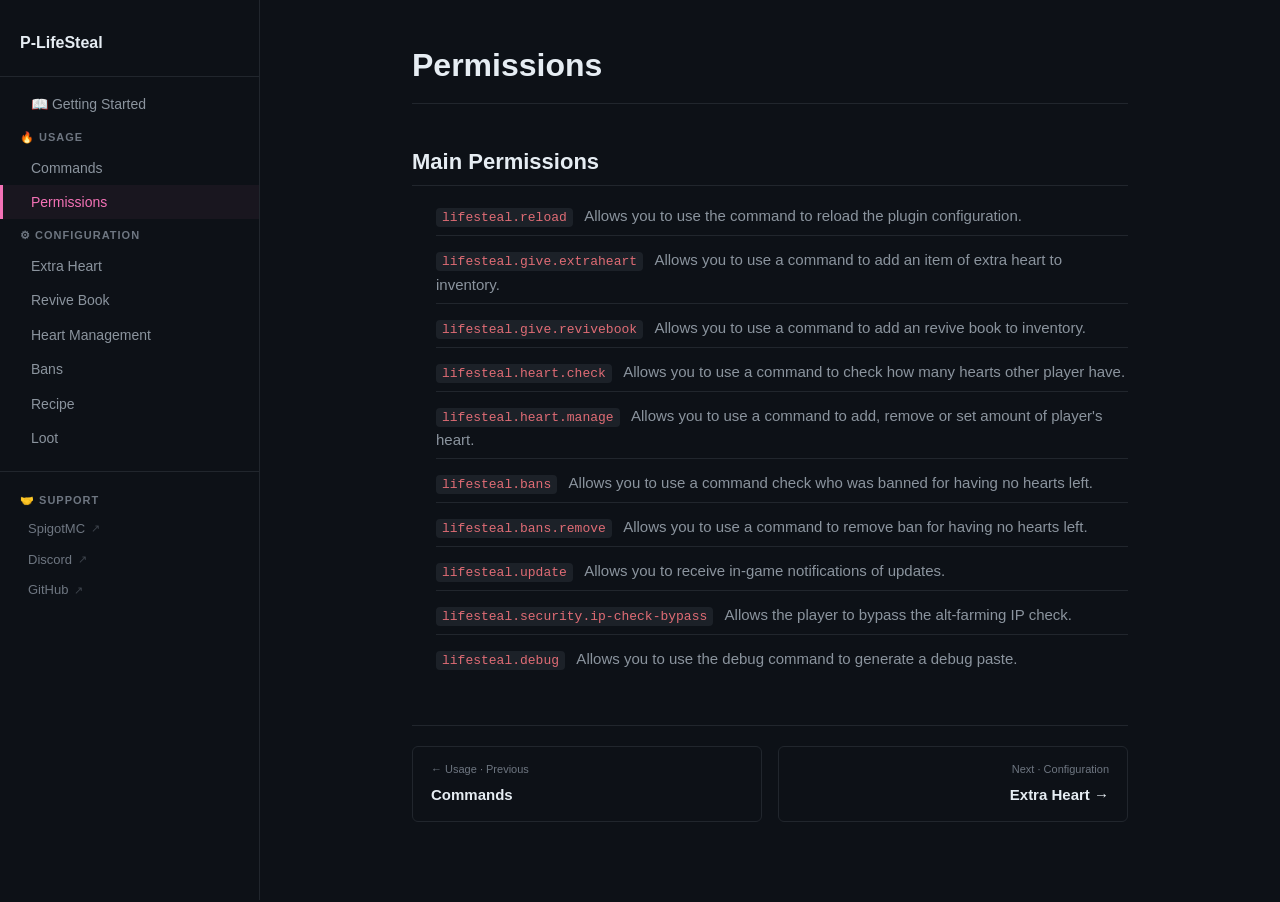
<file: permissions.html>
<!DOCTYPE html>
<html lang="en">

<head>
    <meta charset="UTF-8">
    <meta name="viewport" content="width=device-width, initial-scale=1.0">
    <title>Permissions - P-LifeSteal</title>
    <meta name="description" content="All P-LifeSteal permission nodes.">
    <link rel="stylesheet" href="style.css">
</head>

<body>
    <button class="menu-toggle">☰</button>
    <aside class="sidebar">
        <div class="sidebar-header">
            <h2>P-LifeSteal</h2>
        </div>
        <nav>
            <a href="index.html">📖 Getting Started</a>
            <div class="sidebar-section">🔥 Usage</div>
            <a href="commands.html">Commands</a>
            <a href="permissions.html">Permissions</a>
            <div class="sidebar-section">⚙ Configuration</div>
            <a href="extra-heart.html">Extra Heart</a>
            <a href="revive-book.html">Revive Book</a>
            <a href="heart-management.html">Heart Management</a>
            <a href="bans.html">Bans</a>
            <a href="recipe.html">Recipe</a>
            <a href="loot.html">Loot</a>
        </nav>
        <div class="sidebar-footer">
            <div class="sidebar-section">🤝 Support</div>
            <a href="https://www.spigotmc.org/resources/p-lifesteal.101967/" target="_blank">SpigotMC <span
                    class="ext">↗</span></a>
            <a href="https://discord.gg/8sjwaQTHGC" target="_blank">Discord <span class="ext">↗</span></a>
            <a href="https://github.com/Head-BOB/P-LifeSteal" target="_blank">GitHub <span class="ext">↗</span></a>
        </div>
    </aside>

    <div class="main">
        <div class="content">
            <h1>Permissions</h1>

            <h2>Main Permissions</h2>
            <ul class="perm-list">
                <li><code>lifesteal.reload</code> Allows you to use the command to reload the plugin configuration.</li>
                <li><code>lifesteal.give.extraheart</code> Allows you to use a command to add an item of extra heart to
                    inventory.</li>
                <li><code>lifesteal.give.revivebook</code> Allows you to use a command to add an revive book to
                    inventory.</li>
                <li><code>lifesteal.heart.check</code> Allows you to use a command to check how many hearts other player
                    have.</li>
                <li><code>lifesteal.heart.manage</code> Allows you to use a command to add, remove or set amount of
                    player's heart.</li>
                <li><code>lifesteal.bans</code> Allows you to use a command check who was banned for having no hearts
                    left.</li>
                <li><code>lifesteal.bans.remove</code> Allows you to use a command to remove ban for having no hearts
                    left.</li>
                <li><code>lifesteal.update</code> Allows you to receive in-game notifications of updates.</li>
                <li><code>lifesteal.security.ip-check-bypass</code> Allows the player to bypass the alt-farming IP
                    check.</li>
                <li><code>lifesteal.debug</code> Allows you to use the debug command to generate a debug paste.</li>
            </ul>

            <div class="page-nav">
                <a href="commands.html">
                    <span class="label">← Usage · Previous</span>
                    <span class="title">Commands</span>
                </a>
                <a href="extra-heart.html" class="next">
                    <span class="label">Next · Configuration</span>
                    <span class="title">Extra Heart →</span>
                </a>
            </div>
        </div>
    </div>
    <script src="script.js"></script>
</body>

</html>
</file>
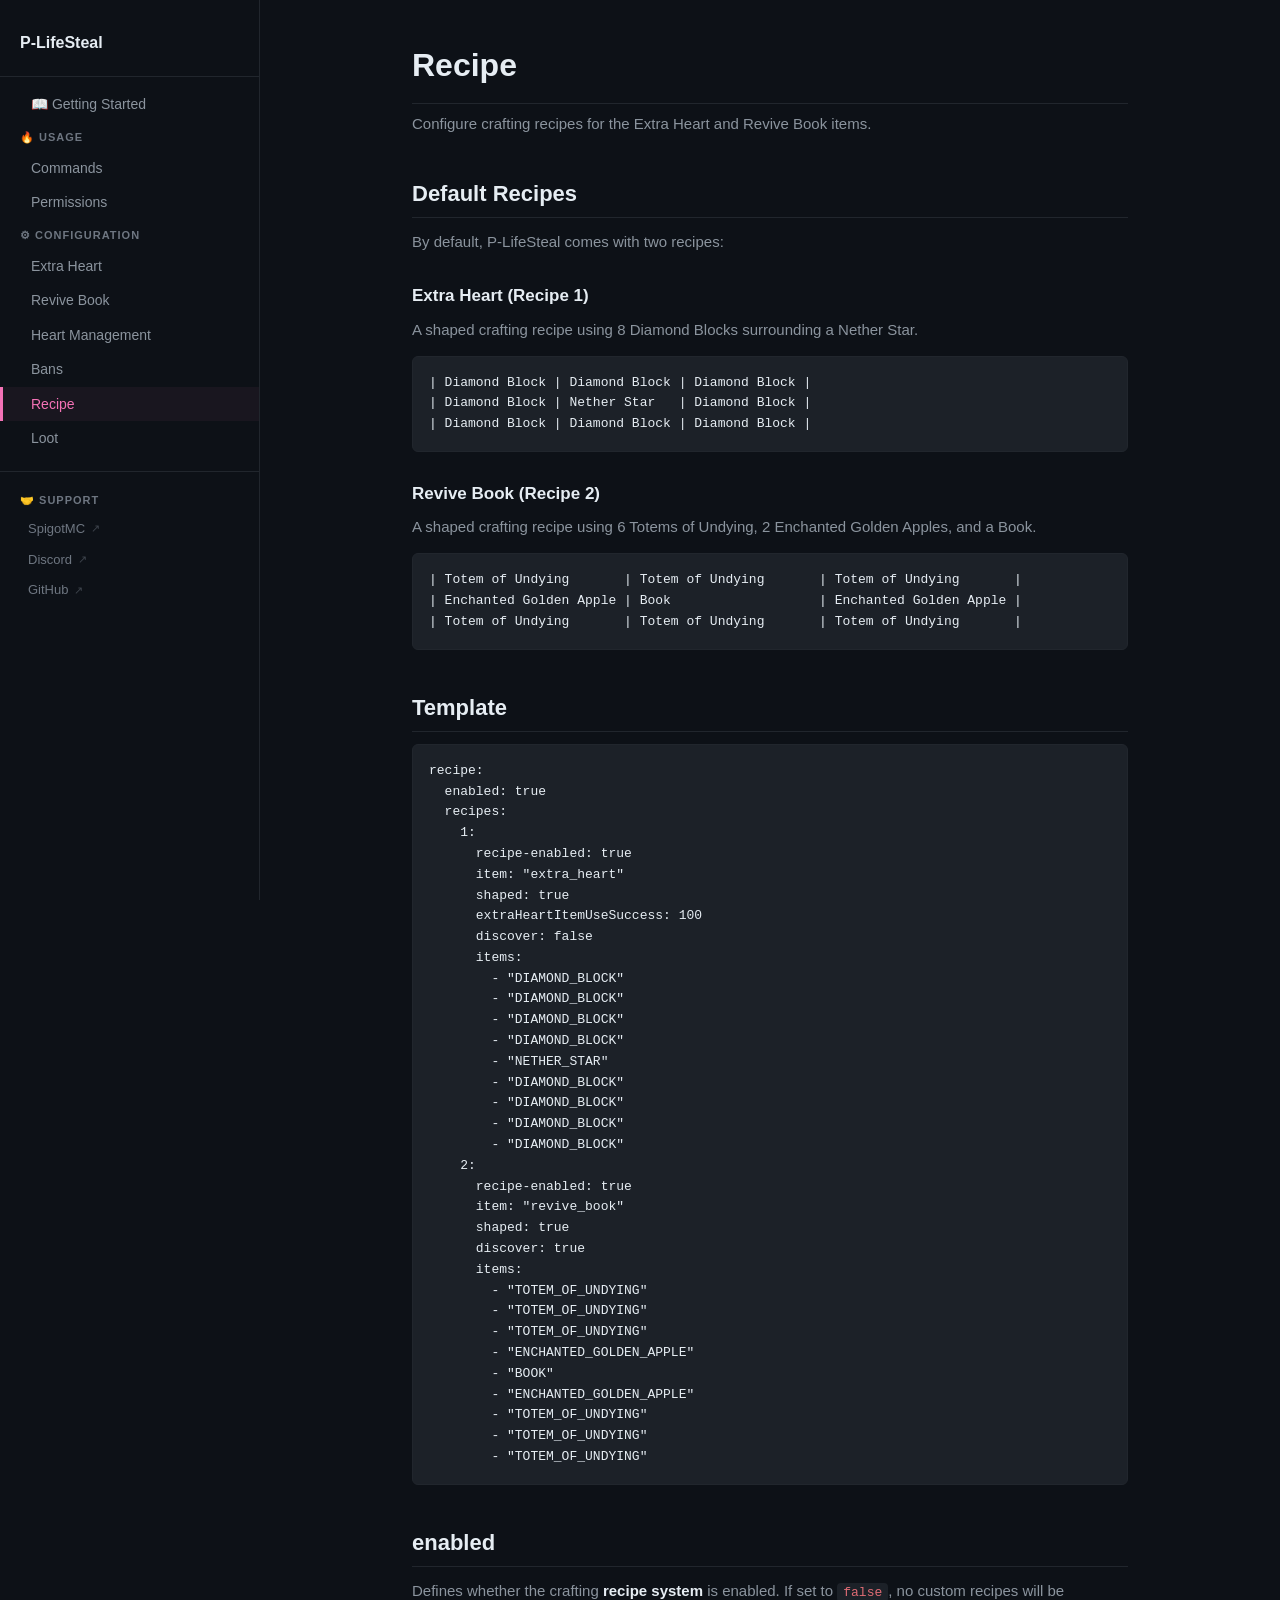
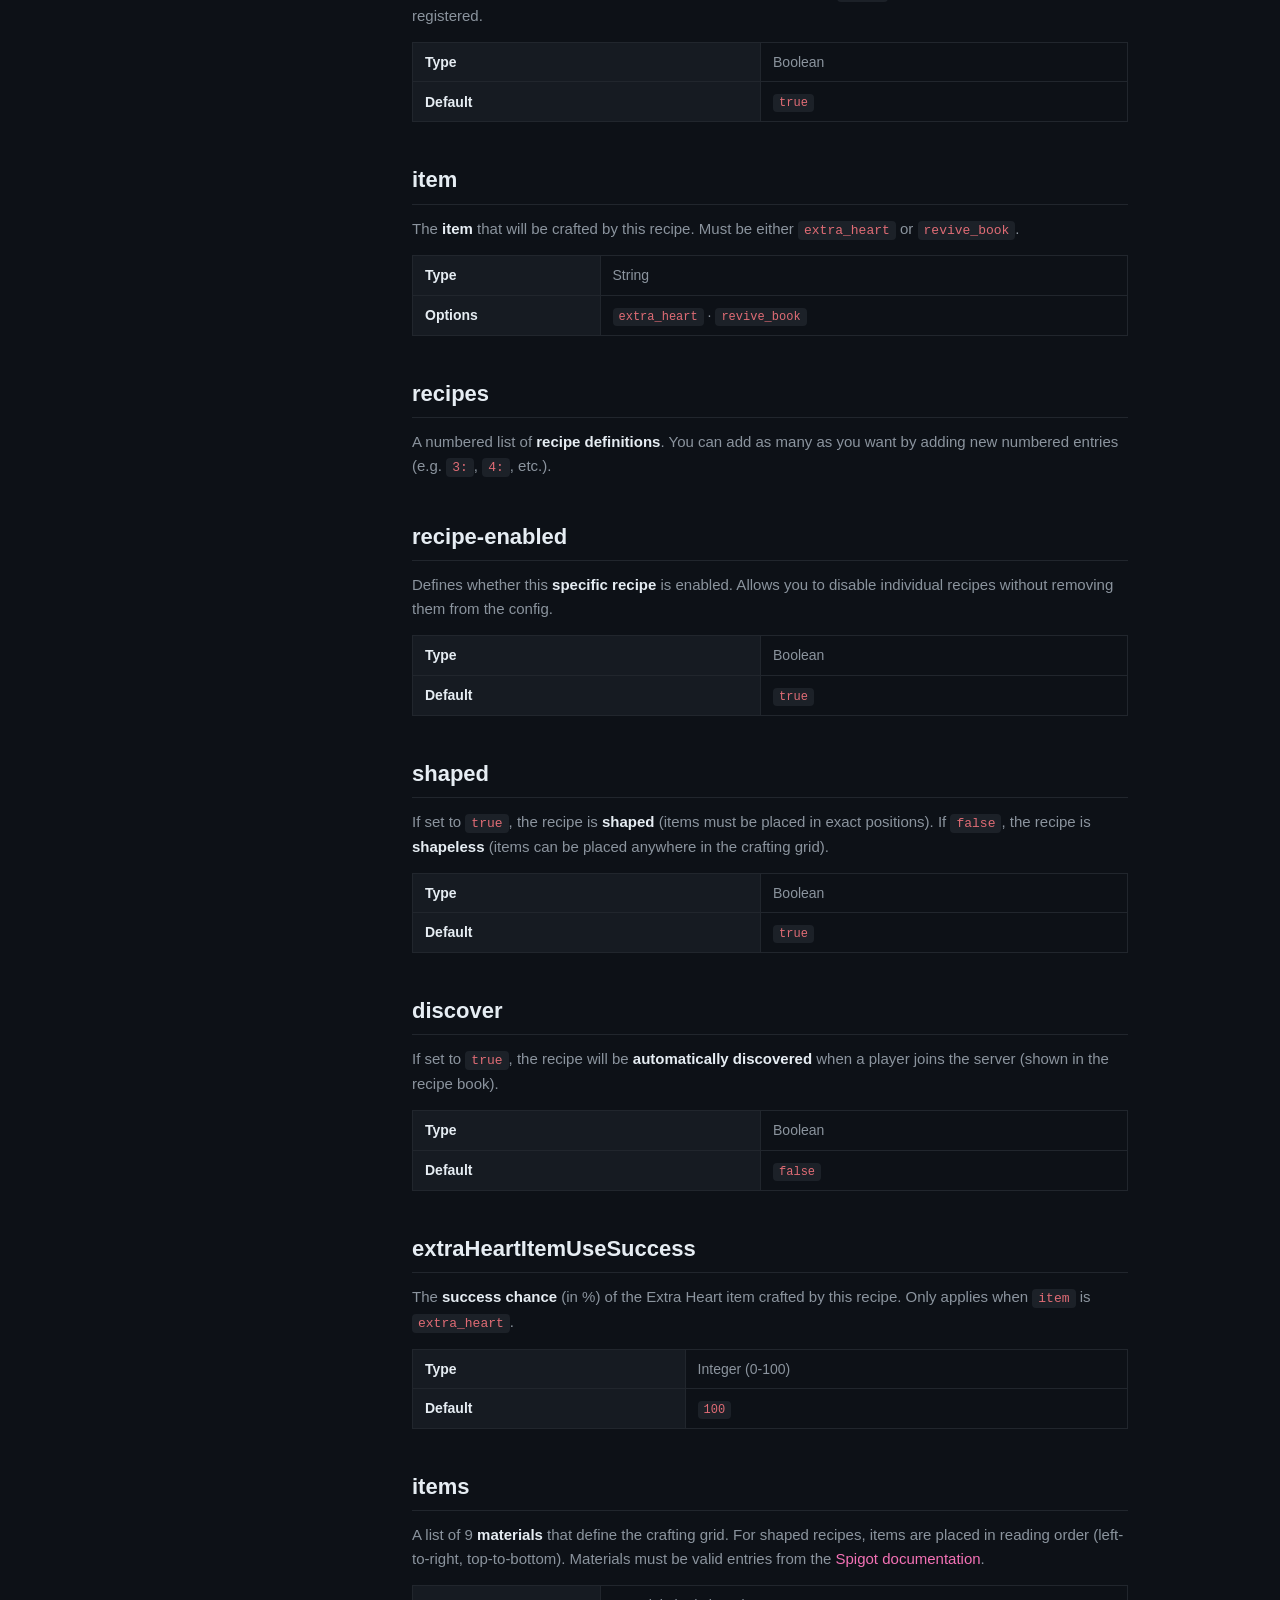
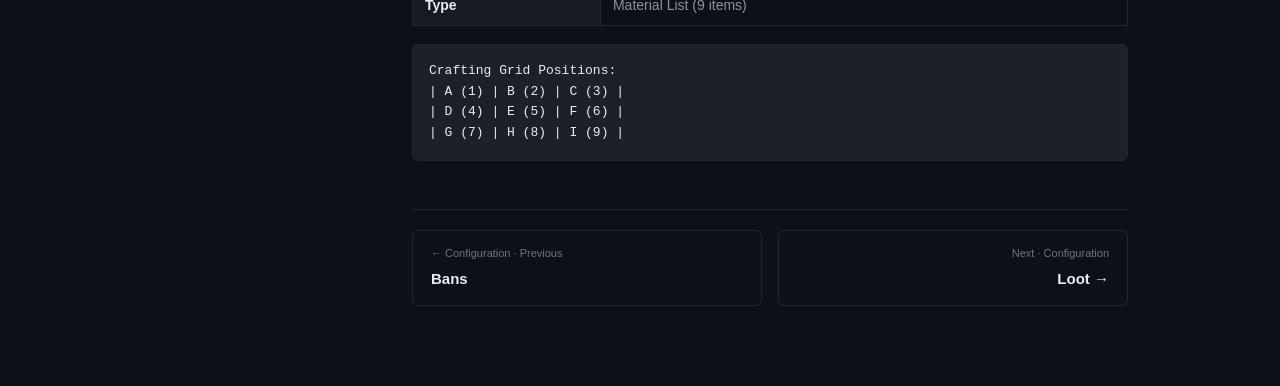
<file: recipe.html>
<!DOCTYPE html>
<html lang="en">

<head>
    <meta charset="UTF-8">
    <meta name="viewport" content="width=device-width, initial-scale=1.0">
    <title>Recipe - P-LifeSteal</title>
    <meta name="description" content="Configure crafting recipes for P-LifeSteal items.">
    <link rel="stylesheet" href="style.css">
</head>

<body>
    <button class="menu-toggle">☰</button>
    <aside class="sidebar">
        <div class="sidebar-header">
            <h2>P-LifeSteal</h2>
        </div>
        <nav>
            <a href="index.html">📖 Getting Started</a>
            <div class="sidebar-section">🔥 Usage</div>
            <a href="commands.html">Commands</a>
            <a href="permissions.html">Permissions</a>
            <div class="sidebar-section">⚙ Configuration</div>
            <a href="extra-heart.html">Extra Heart</a>
            <a href="revive-book.html">Revive Book</a>
            <a href="heart-management.html">Heart Management</a>
            <a href="bans.html">Bans</a>
            <a href="recipe.html">Recipe</a>
            <a href="loot.html">Loot</a>
        </nav>
        <div class="sidebar-footer">
            <div class="sidebar-section">🤝 Support</div>
            <a href="https://www.spigotmc.org/resources/p-lifesteal.101967/" target="_blank">SpigotMC <span
                    class="ext">↗</span></a>
            <a href="https://discord.gg/8sjwaQTHGC" target="_blank">Discord <span class="ext">↗</span></a>
            <a href="https://github.com/Head-BOB/P-LifeSteal" target="_blank">GitHub <span class="ext">↗</span></a>
        </div>
    </aside>

    <div class="main">
        <div class="content">
            <h1>Recipe</h1>
            <p class="subtitle">Configure crafting recipes for the Extra Heart and Revive Book items.</p>

            <h2>Default Recipes</h2>
            <p>By default, P-LifeSteal comes with two recipes:</p>

            <h3>Extra Heart (Recipe 1)</h3>
            <p>A shaped crafting recipe using 8 Diamond Blocks surrounding a Nether Star.</p>
            <pre><code>| Diamond Block | Diamond Block | Diamond Block |
| Diamond Block | Nether Star   | Diamond Block |
| Diamond Block | Diamond Block | Diamond Block |</code></pre>

            <h3>Revive Book (Recipe 2)</h3>
            <p>A shaped crafting recipe using 6 Totems of Undying, 2 Enchanted Golden Apples, and a Book.</p>
            <pre><code>| Totem of Undying       | Totem of Undying       | Totem of Undying       |
| Enchanted Golden Apple | Book                   | Enchanted Golden Apple |
| Totem of Undying       | Totem of Undying       | Totem of Undying       |</code></pre>

            <h2>Template</h2>
            <pre><code>recipe:
  enabled: true
  recipes:
    1:
      recipe-enabled: true
      item: "extra_heart"
      shaped: true
      extraHeartItemUseSuccess: 100
      discover: false
      items:
        - "DIAMOND_BLOCK"
        - "DIAMOND_BLOCK"
        - "DIAMOND_BLOCK"
        - "DIAMOND_BLOCK"
        - "NETHER_STAR"
        - "DIAMOND_BLOCK"
        - "DIAMOND_BLOCK"
        - "DIAMOND_BLOCK"
        - "DIAMOND_BLOCK"
    2:
      recipe-enabled: true
      item: "revive_book"
      shaped: true
      discover: true
      items:
        - "TOTEM_OF_UNDYING"
        - "TOTEM_OF_UNDYING"
        - "TOTEM_OF_UNDYING"
        - "ENCHANTED_GOLDEN_APPLE"
        - "BOOK"
        - "ENCHANTED_GOLDEN_APPLE"
        - "TOTEM_OF_UNDYING"
        - "TOTEM_OF_UNDYING"
        - "TOTEM_OF_UNDYING"</code></pre>

            <h2>enabled</h2>
            <p>Defines whether the crafting <strong>recipe system</strong> is enabled. If set to <code>false</code>, no
                custom recipes will be registered.</p>
            <table class="config-table">
                <tr>
                    <th>Type</th>
                    <td>Boolean</td>
                </tr>
                <tr>
                    <th>Default</th>
                    <td><code>true</code></td>
                </tr>
            </table>

            <h2>item</h2>
            <p>The <strong>item</strong> that will be crafted by this recipe. Must be either <code>extra_heart</code> or
                <code>revive_book</code>.</p>
            <table class="config-table">
                <tr>
                    <th>Type</th>
                    <td>String</td>
                </tr>
                <tr>
                    <th>Options</th>
                    <td><code>extra_heart</code> · <code>revive_book</code></td>
                </tr>
            </table>

            <h2>recipes</h2>
            <p>A numbered list of <strong>recipe definitions</strong>. You can add as many as you want by adding new
                numbered entries (e.g. <code>3:</code>, <code>4:</code>, etc.).</p>

            <h2>recipe-enabled</h2>
            <p>Defines whether this <strong>specific recipe</strong> is enabled. Allows you to disable individual
                recipes without removing them from the config.</p>
            <table class="config-table">
                <tr>
                    <th>Type</th>
                    <td>Boolean</td>
                </tr>
                <tr>
                    <th>Default</th>
                    <td><code>true</code></td>
                </tr>
            </table>

            <h2>shaped</h2>
            <p>If set to <code>true</code>, the recipe is <strong>shaped</strong> (items must be placed in exact
                positions). If <code>false</code>, the recipe is <strong>shapeless</strong> (items can be placed
                anywhere in the crafting grid).</p>
            <table class="config-table">
                <tr>
                    <th>Type</th>
                    <td>Boolean</td>
                </tr>
                <tr>
                    <th>Default</th>
                    <td><code>true</code></td>
                </tr>
            </table>

            <h2>discover</h2>
            <p>If set to <code>true</code>, the recipe will be <strong>automatically discovered</strong> when a player
                joins the server (shown in the recipe book).</p>
            <table class="config-table">
                <tr>
                    <th>Type</th>
                    <td>Boolean</td>
                </tr>
                <tr>
                    <th>Default</th>
                    <td><code>false</code></td>
                </tr>
            </table>

            <h2>extraHeartItemUseSuccess</h2>
            <p>The <strong>success chance</strong> (in %) of the Extra Heart item crafted by this recipe. Only applies
                when <code>item</code> is <code>extra_heart</code>.</p>
            <table class="config-table">
                <tr>
                    <th>Type</th>
                    <td>Integer (0-100)</td>
                </tr>
                <tr>
                    <th>Default</th>
                    <td><code>100</code></td>
                </tr>
            </table>

            <h2>items</h2>
            <p>A list of 9 <strong>materials</strong> that define the crafting grid. For shaped recipes, items are
                placed in reading order (left-to-right, top-to-bottom). Materials must be valid entries from the <a
                    href="https://hub.spigotmc.org/javadocs/spigot/org/bukkit/Material.html" target="_blank">Spigot
                    documentation</a>.</p>
            <table class="config-table">
                <tr>
                    <th>Type</th>
                    <td>Material List (9 items)</td>
                </tr>
            </table>
            <pre><code>Crafting Grid Positions:
| A (1) | B (2) | C (3) |
| D (4) | E (5) | F (6) |
| G (7) | H (8) | I (9) |</code></pre>

            <div class="page-nav">
                <a href="bans.html">
                    <span class="label">← Configuration · Previous</span>
                    <span class="title">Bans</span>
                </a>
                <a href="loot.html" class="next">
                    <span class="label">Next · Configuration</span>
                    <span class="title">Loot →</span>
                </a>
            </div>
        </div>
    </div>
    <script src="script.js"></script>
</body>

</html>
</file>
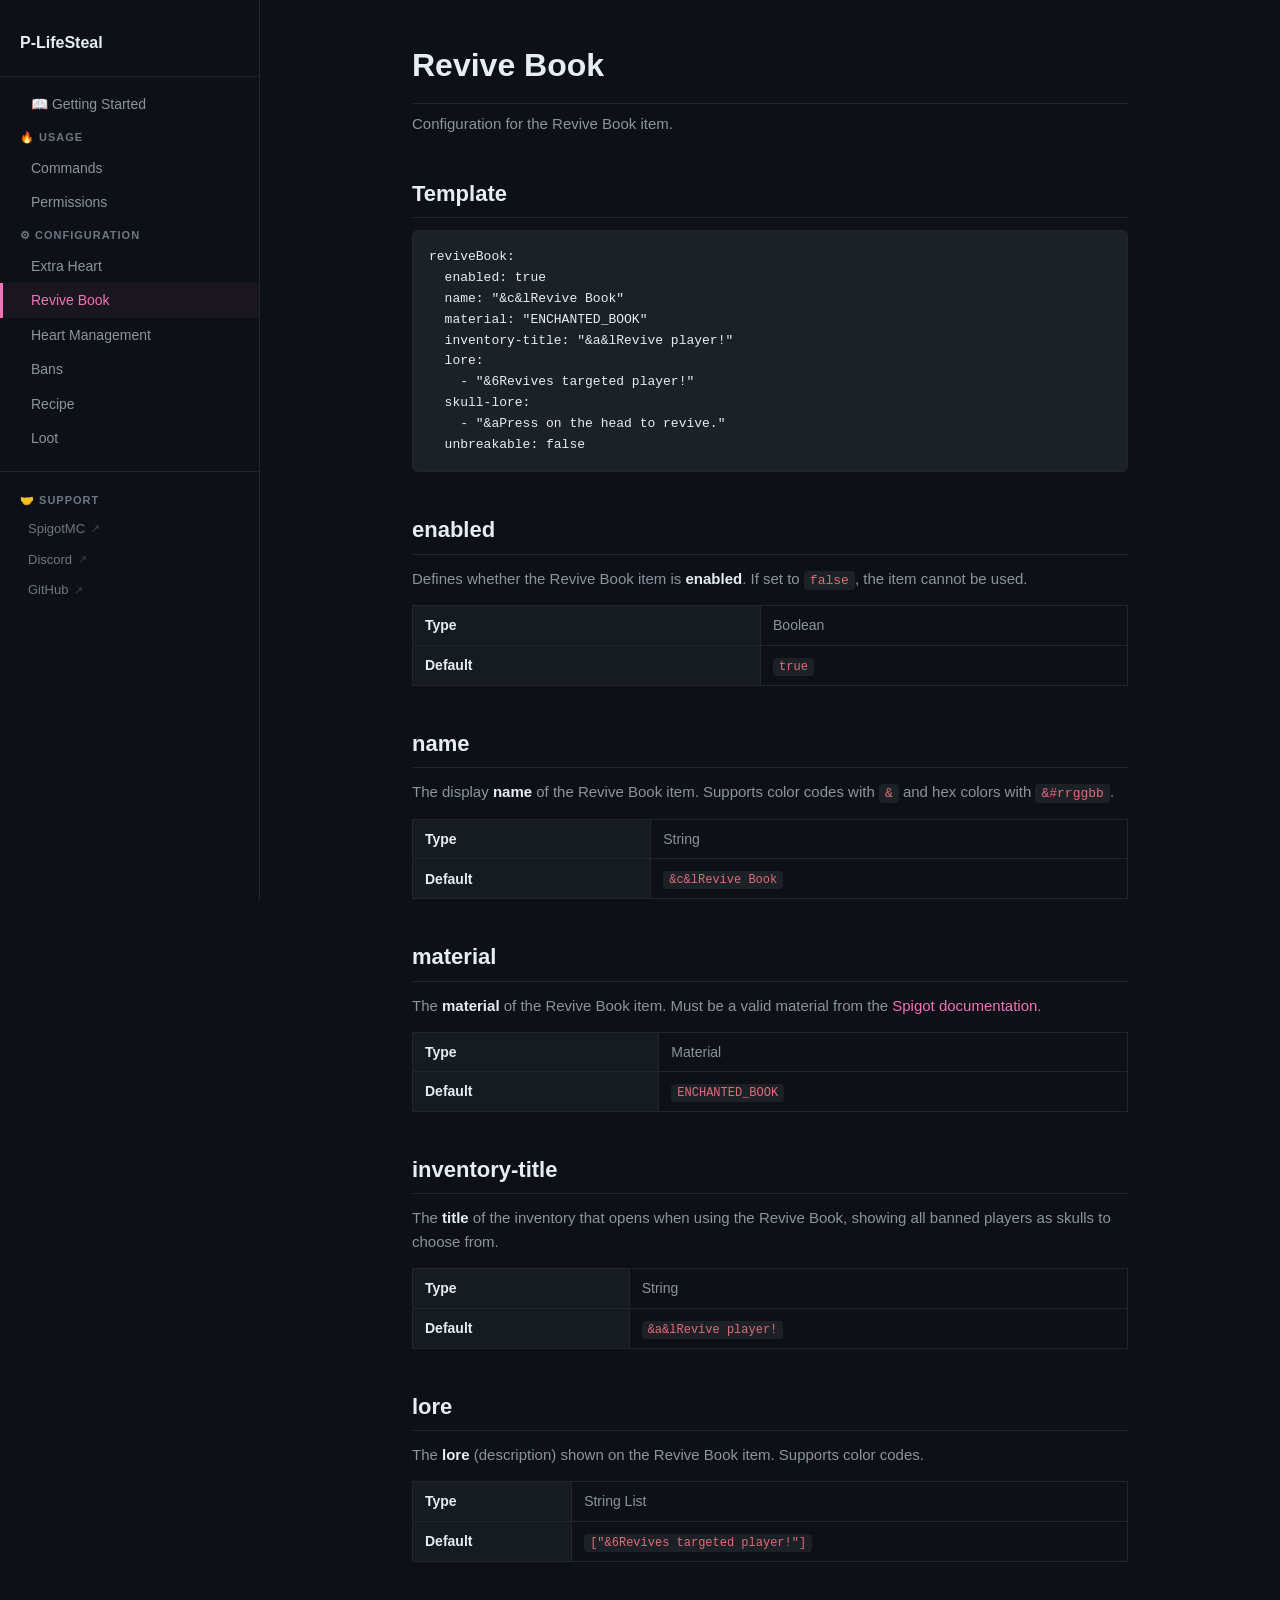
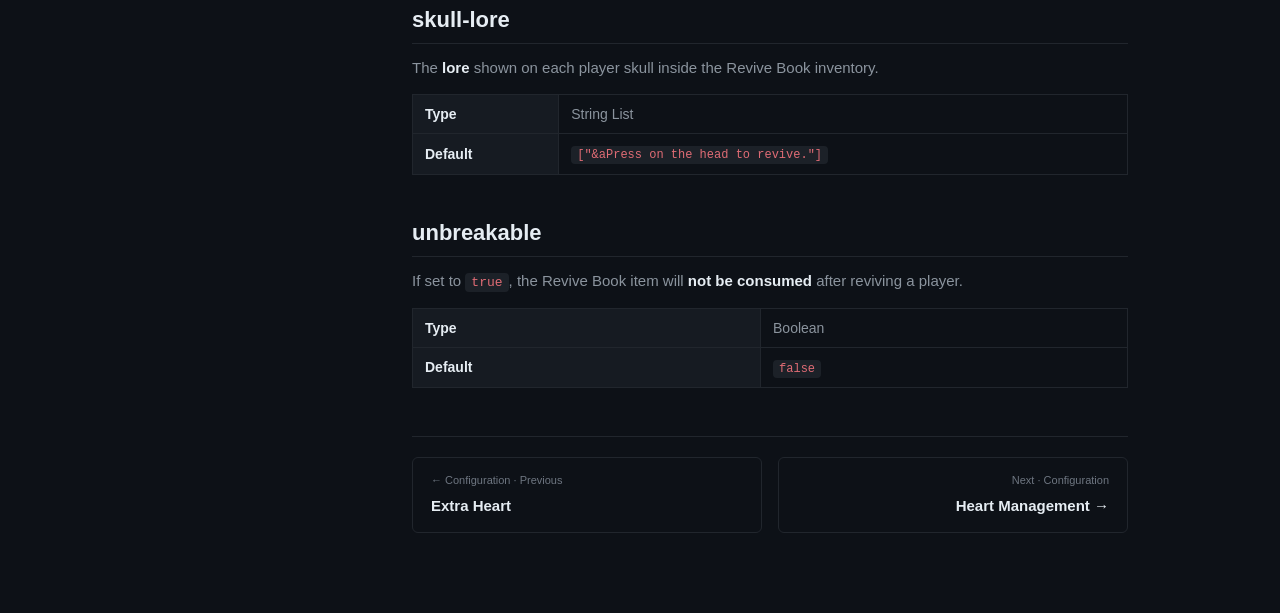
<file: revive-book.html>
<!DOCTYPE html>
<html lang="en">

<head>
    <meta charset="UTF-8">
    <meta name="viewport" content="width=device-width, initial-scale=1.0">
    <title>Revive Book - P-LifeSteal</title>
    <meta name="description" content="Configure the Revive Book item in P-LifeSteal.">
    <link rel="stylesheet" href="style.css">
</head>

<body>
    <button class="menu-toggle">☰</button>
    <aside class="sidebar">
        <div class="sidebar-header">
            <h2>P-LifeSteal</h2>
        </div>
        <nav>
            <a href="index.html">📖 Getting Started</a>
            <div class="sidebar-section">🔥 Usage</div>
            <a href="commands.html">Commands</a>
            <a href="permissions.html">Permissions</a>
            <div class="sidebar-section">⚙ Configuration</div>
            <a href="extra-heart.html">Extra Heart</a>
            <a href="revive-book.html">Revive Book</a>
            <a href="heart-management.html">Heart Management</a>
            <a href="bans.html">Bans</a>
            <a href="recipe.html">Recipe</a>
            <a href="loot.html">Loot</a>
        </nav>
        <div class="sidebar-footer">
            <div class="sidebar-section">🤝 Support</div>
            <a href="https://www.spigotmc.org/resources/p-lifesteal.101967/" target="_blank">SpigotMC <span
                    class="ext">↗</span></a>
            <a href="https://discord.gg/8sjwaQTHGC" target="_blank">Discord <span class="ext">↗</span></a>
            <a href="https://github.com/Head-BOB/P-LifeSteal" target="_blank">GitHub <span class="ext">↗</span></a>
        </div>
    </aside>

    <div class="main">
        <div class="content">
            <h1>Revive Book</h1>
            <p class="subtitle">Configuration for the Revive Book item.</p>

            <h2>Template</h2>
            <pre><code>reviveBook:
  enabled: true
  name: "&c&lRevive Book"
  material: "ENCHANTED_BOOK"
  inventory-title: "&a&lRevive player!"
  lore:
    - "&6Revives targeted player!"
  skull-lore:
    - "&aPress on the head to revive."
  unbreakable: false</code></pre>

            <h2>enabled</h2>
            <p>Defines whether the Revive Book item is <strong>enabled</strong>. If set to <code>false</code>, the item
                cannot be used.</p>
            <table class="config-table">
                <tr>
                    <th>Type</th>
                    <td>Boolean</td>
                </tr>
                <tr>
                    <th>Default</th>
                    <td><code>true</code></td>
                </tr>
            </table>

            <h2>name</h2>
            <p>The display <strong>name</strong> of the Revive Book item. Supports color codes with <code>&</code> and
                hex colors with <code>&#rrggbb</code>.</p>
            <table class="config-table">
                <tr>
                    <th>Type</th>
                    <td>String</td>
                </tr>
                <tr>
                    <th>Default</th>
                    <td><code>&c&lRevive Book</code></td>
                </tr>
            </table>

            <h2>material</h2>
            <p>The <strong>material</strong> of the Revive Book item. Must be a valid material from the <a
                    href="https://hub.spigotmc.org/javadocs/spigot/org/bukkit/Material.html" target="_blank">Spigot
                    documentation</a>.</p>
            <table class="config-table">
                <tr>
                    <th>Type</th>
                    <td>Material</td>
                </tr>
                <tr>
                    <th>Default</th>
                    <td><code>ENCHANTED_BOOK</code></td>
                </tr>
            </table>

            <h2>inventory-title</h2>
            <p>The <strong>title</strong> of the inventory that opens when using the Revive Book, showing all banned
                players as skulls to choose from.</p>
            <table class="config-table">
                <tr>
                    <th>Type</th>
                    <td>String</td>
                </tr>
                <tr>
                    <th>Default</th>
                    <td><code>&a&lRevive player!</code></td>
                </tr>
            </table>

            <h2>lore</h2>
            <p>The <strong>lore</strong> (description) shown on the Revive Book item. Supports color codes.</p>
            <table class="config-table">
                <tr>
                    <th>Type</th>
                    <td>String List</td>
                </tr>
                <tr>
                    <th>Default</th>
                    <td><code>["&6Revives targeted player!"]</code></td>
                </tr>
            </table>

            <h2>skull-lore</h2>
            <p>The <strong>lore</strong> shown on each player skull inside the Revive Book inventory.</p>
            <table class="config-table">
                <tr>
                    <th>Type</th>
                    <td>String List</td>
                </tr>
                <tr>
                    <th>Default</th>
                    <td><code>["&aPress on the head to revive."]</code></td>
                </tr>
            </table>

            <h2>unbreakable</h2>
            <p>If set to <code>true</code>, the Revive Book item will <strong>not be consumed</strong> after reviving a
                player.</p>
            <table class="config-table">
                <tr>
                    <th>Type</th>
                    <td>Boolean</td>
                </tr>
                <tr>
                    <th>Default</th>
                    <td><code>false</code></td>
                </tr>
            </table>

            <div class="page-nav">
                <a href="extra-heart.html">
                    <span class="label">← Configuration · Previous</span>
                    <span class="title">Extra Heart</span>
                </a>
                <a href="heart-management.html" class="next">
                    <span class="label">Next · Configuration</span>
                    <span class="title">Heart Management →</span>
                </a>
            </div>
        </div>
    </div>
    <script src="script.js"></script>
</body>

</html>
</file>
<file: style.css>
:root {
  --bg-primary: #0d1117;
  --bg-secondary: #161b22;
  --bg-sidebar: #0d1117;
  --bg-code: #1c2128;
  --text-primary: #e6edf3;
  --text-secondary: #8b949e;
  --text-muted: #6e7681;
  --accent: #f472b6;
  --accent-hover: #f9a8d4;
  --border: #21262d;
  --link: #f472b6;
  --sidebar-width: 260px;
  --content-max-width: 780px;
}

* {
  margin: 0;
  padding: 0;
  box-sizing: border-box;
}

html {
  scroll-behavior: smooth;
}

body {
  font-family: -apple-system, BlinkMacSystemFont, 'Segoe UI', Helvetica, Arial, sans-serif;
  background: var(--bg-primary);
  color: var(--text-primary);
  line-height: 1.6;
  display: flex;
  min-height: 100vh;
}

a {
  color: var(--link);
  text-decoration: none;
}

a:hover {
  color: var(--accent-hover);
}

/* Sidebar */
.sidebar {
  position: fixed;
  top: 0;
  left: 0;
  width: var(--sidebar-width);
  height: 100vh;
  background: var(--bg-sidebar);
  border-right: 1px solid var(--border);
  overflow-y: auto;
  padding: 20px 0;
  z-index: 100;
}

.sidebar-header {
  padding: 10px 20px 20px;
  border-bottom: 1px solid var(--border);
  margin-bottom: 10px;
}

.sidebar-header h2 {
  font-size: 16px;
  font-weight: 600;
  color: var(--text-primary);
}

.sidebar-section {
  padding: 8px 20px 4px;
  font-size: 11px;
  font-weight: 600;
  text-transform: uppercase;
  letter-spacing: 1px;
  color: var(--text-muted);
}

.sidebar-section .icon {
  margin-right: 6px;
}

.sidebar nav a {
  display: block;
  padding: 6px 20px 6px 28px;
  color: var(--text-secondary);
  font-size: 14px;
  transition: color 0.15s, background 0.15s;
  border-left: 3px solid transparent;
}

.sidebar nav a:hover {
  color: var(--text-primary);
  background: var(--bg-secondary);
}

.sidebar nav a.active {
  color: var(--accent);
  border-left-color: var(--accent);
  background: rgba(244, 114, 182, 0.05);
}

.sidebar-footer {
  margin-top: 16px;
  padding-top: 12px;
  border-top: 1px solid var(--border);
}

.sidebar-footer a {
  display: flex;
  align-items: center;
  gap: 6px;
  padding: 5px 20px 5px 28px;
  color: var(--text-muted);
  font-size: 13px;
}

.sidebar-footer a:hover {
  color: var(--text-primary);
}

.sidebar-footer .ext {
  font-size: 11px;
  opacity: 0.5;
}

/* Main Content */
.main {
  margin-left: var(--sidebar-width);
  flex: 1;
  min-width: 0;
}

.content {
  max-width: var(--content-max-width);
  margin: 0 auto;
  padding: 40px 32px 80px;
}

.content h1 {
  font-size: 32px;
  font-weight: 700;
  margin-bottom: 8px;
  padding-bottom: 12px;
  border-bottom: 1px solid var(--border);
}

.content .subtitle {
  color: var(--text-secondary);
  font-size: 15px;
  margin-bottom: 32px;
}

.content h2 {
  font-size: 22px;
  font-weight: 600;
  margin-top: 40px;
  margin-bottom: 12px;
  padding-bottom: 6px;
  border-bottom: 1px solid var(--border);
}

.content h3 {
  font-size: 17px;
  font-weight: 600;
  margin-top: 28px;
  margin-bottom: 8px;
}

.content p {
  margin-bottom: 14px;
  color: var(--text-secondary);
  font-size: 15px;
}

.content p strong {
  color: var(--text-primary);
}

.content ul, .content ol {
  margin-bottom: 14px;
  padding-left: 24px;
}

.content li {
  margin-bottom: 6px;
  color: var(--text-secondary);
  font-size: 15px;
}

.content li strong {
  color: var(--text-primary);
}

.content code {
  background: var(--bg-code);
  padding: 2px 6px;
  border-radius: 4px;
  font-size: 13px;
  font-family: 'SFMono-Regular', Consolas, 'Liberation Mono', Menlo, monospace;
  color: #e06c75;
}

.content pre {
  background: var(--bg-code);
  border: 1px solid var(--border);
  border-radius: 6px;
  padding: 16px;
  margin-bottom: 18px;
  overflow-x: auto;
}

.content pre code {
  background: none;
  padding: 0;
  color: var(--text-primary);
  font-size: 13px;
  line-height: 1.5;
}

.content hr {
  border: none;
  border-top: 1px solid var(--border);
  margin: 32px 0;
}

/* Config table */
.config-table {
  width: 100%;
  border-collapse: collapse;
  margin-bottom: 18px;
  font-size: 14px;
}

.config-table th {
  text-align: left;
  padding: 8px 12px;
  background: var(--bg-secondary);
  border: 1px solid var(--border);
  color: var(--text-primary);
  font-weight: 600;
}

.config-table td {
  padding: 8px 12px;
  border: 1px solid var(--border);
  color: var(--text-secondary);
}

.config-table code {
  font-size: 12px;
}

/* Nav buttons */
.page-nav {
  display: flex;
  justify-content: space-between;
  margin-top: 48px;
  padding-top: 20px;
  border-top: 1px solid var(--border);
  gap: 16px;
}

.page-nav a {
  display: flex;
  flex-direction: column;
  padding: 14px 18px;
  border: 1px solid var(--border);
  border-radius: 6px;
  flex: 1;
  transition: border-color 0.15s;
}

.page-nav a:hover {
  border-color: var(--accent);
}

.page-nav .label {
  font-size: 11px;
  color: var(--text-muted);
  margin-bottom: 4px;
}

.page-nav .title {
  font-size: 15px;
  font-weight: 600;
  color: var(--text-primary);
}

.page-nav .next {
  text-align: right;
}

/* Permissions list */
.perm-list {
  list-style: none;
  padding-left: 0;
}

.perm-list li {
  padding: 6px 0;
  border-bottom: 1px solid var(--border);
}

.perm-list li:last-child {
  border-bottom: none;
}

.perm-list code {
  margin-right: 8px;
}

/* Mobile */
.menu-toggle {
  display: none;
  position: fixed;
  top: 12px;
  left: 12px;
  z-index: 200;
  background: var(--bg-secondary);
  border: 1px solid var(--border);
  color: var(--text-primary);
  padding: 8px 12px;
  border-radius: 6px;
  cursor: pointer;
  font-size: 18px;
}

@media (max-width: 768px) {
  .sidebar {
    transform: translateX(-100%);
    transition: transform 0.25s ease;
  }

  .sidebar.open {
    transform: translateX(0);
  }

  .menu-toggle {
    display: block;
  }

  .main {
    margin-left: 0;
  }

  .content {
    padding: 60px 20px 60px;
  }
}
</file>
